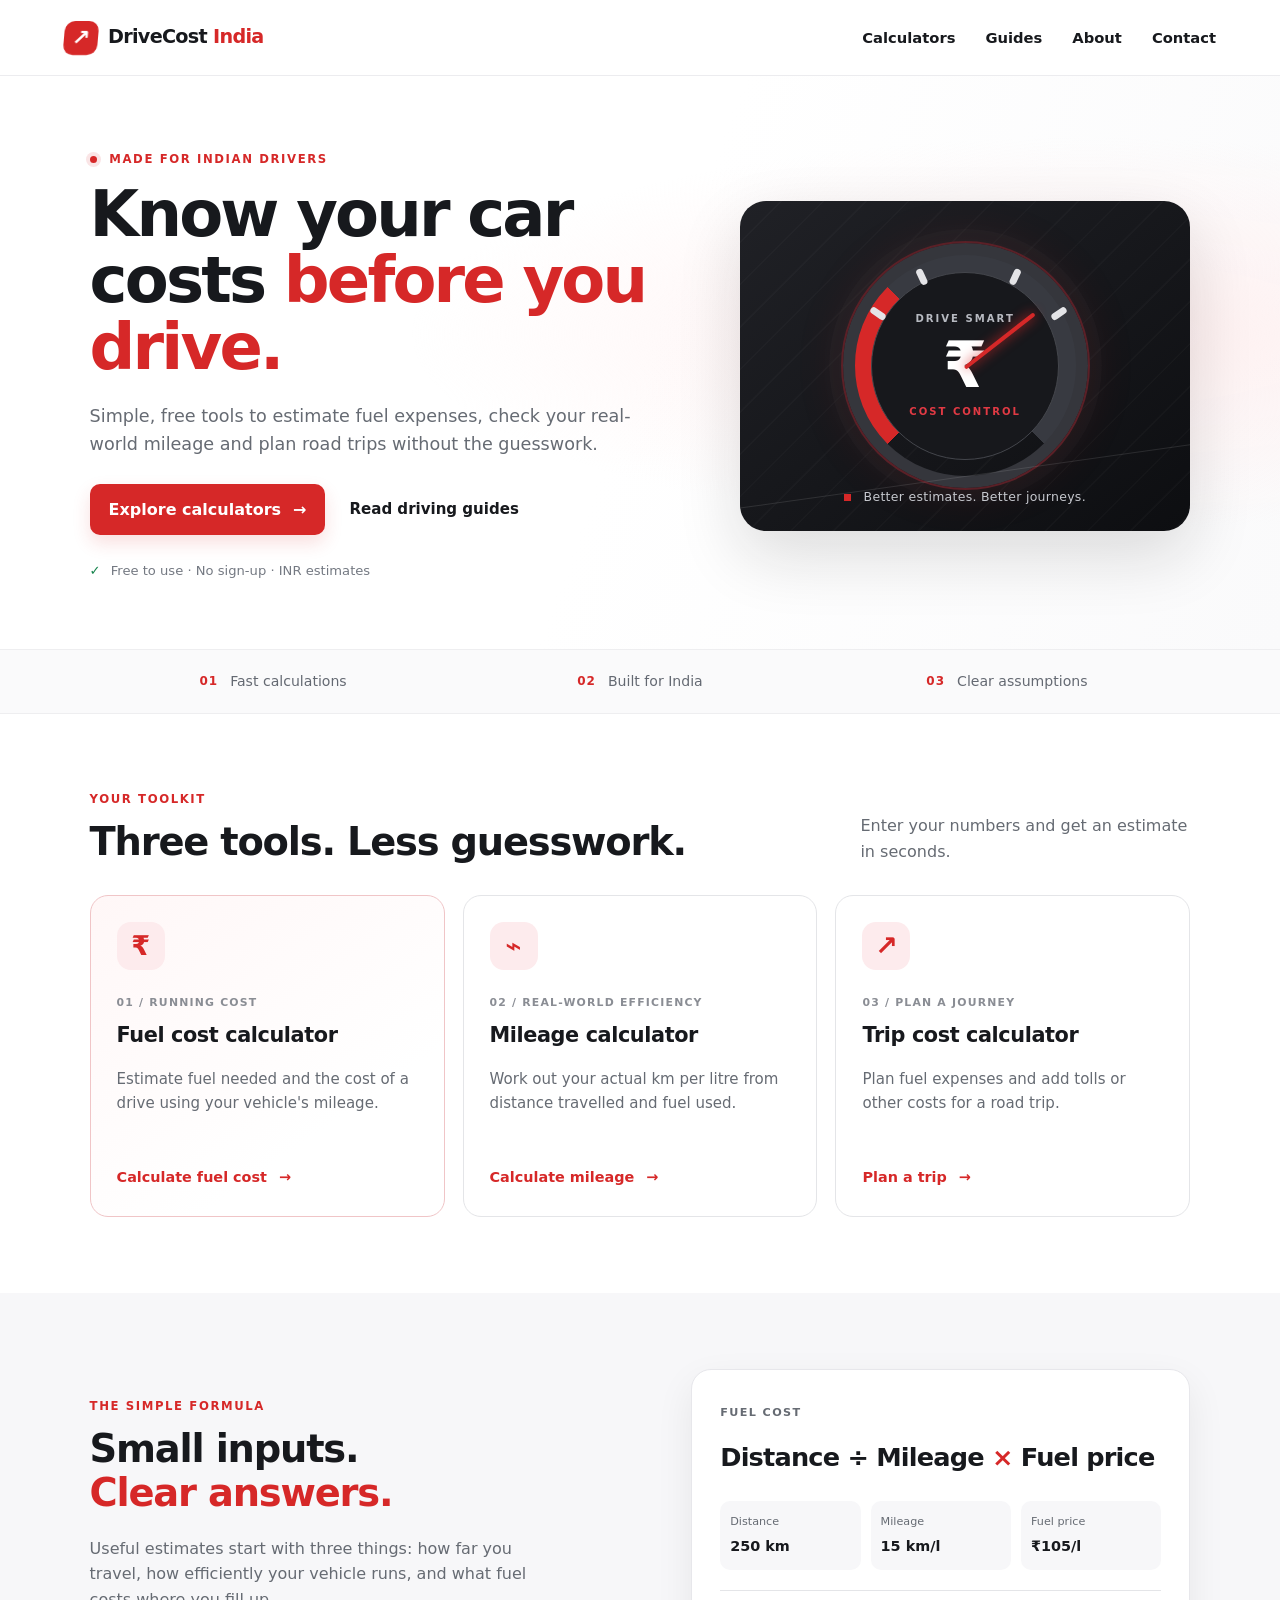
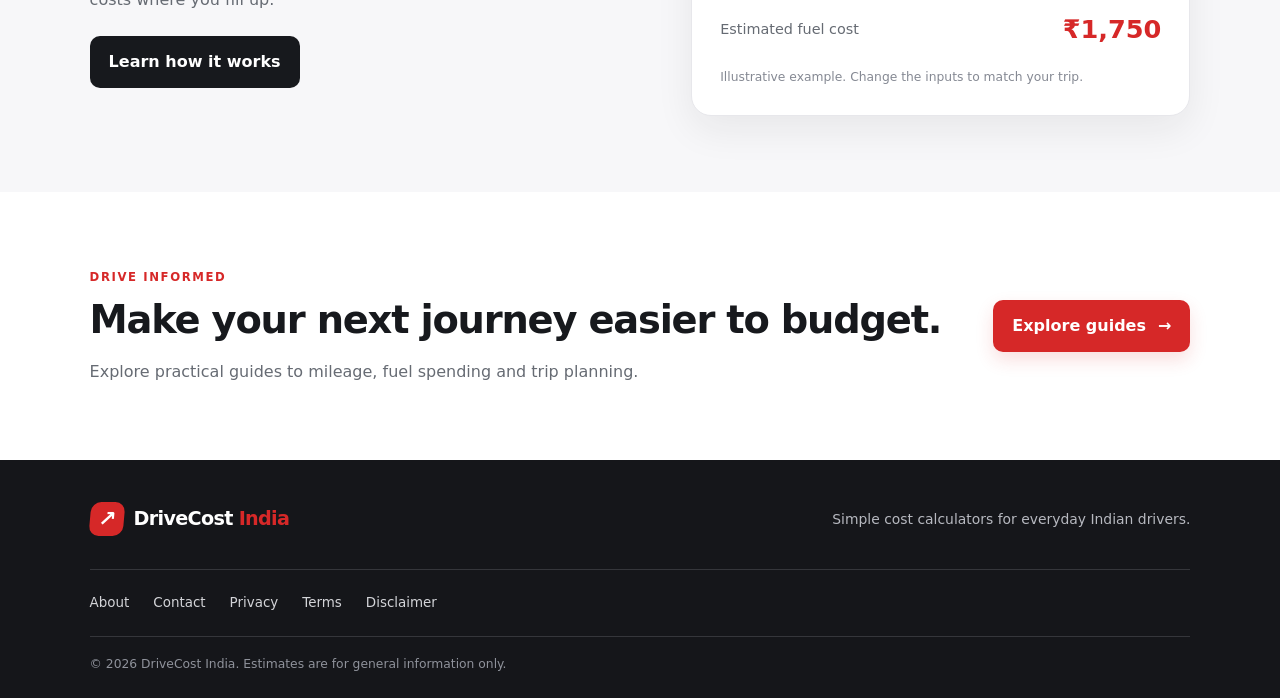
<file: index.html>
<!doctype html>
<html lang="en-IN">
<head>
  <meta charset="utf-8"><meta name="viewport" content="width=device-width, initial-scale=1">
  <title>DriveCost India — Free Fuel, Mileage & Trip Cost Calculators</title>
  <meta name="description" content="Free, simple calculators for Indian drivers. Estimate car fuel costs, calculate real-world mileage, and plan road-trip expenses in rupees.">
  <meta name="theme-color" content="#d62828">
  <link rel="canonical" href="https://madhan63.github.io/drivecost-india/">
  <link rel="stylesheet" href="styles.css">
  <meta name="google-site-verification" content="ekxXeoD-Cm_z7BJbPdO-BXTvJi6nJN8I4q0GROM8VW8" />
  <script async src="https://pagead2.googlesyndication.com/pagead/js/adsbygoogle.js?client=ca-pub-3991683654548484"
     crossorigin="anonymous"></script>
</head>
<body>
<header class="site-header">
  <a class="brand" href="index.html" aria-label="DriveCost India home"><span class="brand-icon">↗</span><span>DriveCost <b>India</b></span></a>
  <button class="menu-toggle" aria-label="Toggle navigation" aria-expanded="false">☰</button>
  <nav class="nav"><a href="#tools">Calculators</a><a href="guides.html">Guides</a><a href="about.html">About</a><a href="contact.html">Contact</a></nav>
</header>
<main>
  <section class="hero">
    <div class="hero-copy">
      <p class="eyebrow"><span class="dot"></span> MADE FOR INDIAN DRIVERS</p>
      <h1>Know your car costs <em>before you drive.</em></h1>
      <p class="hero-text">Simple, free tools to estimate fuel expenses, check your real-world mileage and plan road trips without the guesswork.</p>
      <div class="hero-actions"><a class="btn btn-primary" href="#tools">Explore calculators <span aria-hidden="true">→</span></a><a class="text-link" href="guides.html">Read driving guides</a></div>
      <div class="hero-note"><span class="check">✓</span> Free to use · No sign-up · INR estimates</div>
    </div>
    <div class="hero-visual" aria-label="Decorative automotive speedometer illustration">
      <div class="speed-ring"><div class="speed-inner"><span class="speed-label">DRIVE SMART</span><span class="speed-number">₹</span><span class="speed-caption">COST CONTROL</span></div><span class="tick t1"></span><span class="tick t2"></span><span class="tick t3"></span><span class="tick t4"></span><span class="needle"></span></div>
      <div class="road-line"></div><div class="visual-caption"><span class="red-square"></span> Better estimates. Better journeys.</div>
    </div>
  </section>
  <section class="trust-strip"><div><b>01</b><span>Fast calculations</span></div><div><b>02</b><span>Built for India</span></div><div><b>03</b><span>Clear assumptions</span></div></section>
  <section class="section" id="tools">
    <div class="section-heading"><div><p class="eyebrow">YOUR TOOLKIT</p><h2>Three tools. Less guesswork.</h2></div><p>Enter your numbers and get an estimate in seconds.</p></div>
    <div class="tool-grid">
      <article class="tool-card featured"><div class="tool-icon">₹</div><p class="card-kicker">01 / RUNNING COST</p><h3>Fuel cost calculator</h3><p>Estimate fuel needed and the cost of a drive using your vehicle's mileage.</p><a class="card-link" href="fuel-cost.html">Calculate fuel cost <span>→</span></a></article>
      <article class="tool-card"><div class="tool-icon">⌁</div><p class="card-kicker">02 / REAL-WORLD EFFICIENCY</p><h3>Mileage calculator</h3><p>Work out your actual km per litre from distance travelled and fuel used.</p><a class="card-link" href="mileage.html">Calculate mileage <span>→</span></a></article>
      <article class="tool-card"><div class="tool-icon">↗</div><p class="card-kicker">03 / PLAN A JOURNEY</p><h3>Trip cost calculator</h3><p>Plan fuel expenses and add tolls or other costs for a road trip.</p><a class="card-link" href="trip-cost.html">Plan a trip <span>→</span></a></article>
    </div>
  </section>
  <section class="section split-section"><div><p class="eyebrow">THE SIMPLE FORMULA</p><h2>Small inputs.<br><em>Clear answers.</em></h2><p>Useful estimates start with three things: how far you travel, how efficiently your vehicle runs, and what fuel costs where you fill up.</p><a class="btn btn-dark" href="guides.html">Learn how it works</a></div><div class="formula-card"><span class="formula-label">FUEL COST</span><div class="formula">Distance ÷ Mileage <span>×</span> Fuel price</div><div class="formula-example"><div><small>Distance</small><b>250 km</b></div><div><small>Mileage</small><b>15 km/l</b></div><div><small>Fuel price</small><b>₹105/l</b></div></div><div class="formula-result"><span>Estimated fuel cost</span><strong>₹1,750</strong></div><p class="fine-print">Illustrative example. Change the inputs to match your trip.</p></div></section>
  <section class="section guide-callout"><div><p class="eyebrow">DRIVE INFORMED</p><h2>Make your next journey easier to budget.</h2><p>Explore practical guides to mileage, fuel spending and trip planning.</p></div><a class="btn btn-primary" href="guides.html">Explore guides <span>→</span></a></section>
</main>
<footer class="site-footer"><div class="footer-top"><a class="brand brand-footer" href="index.html"><span class="brand-icon">↗</span><span>DriveCost <b>India</b></span></a><p>Simple cost calculators for everyday Indian drivers.</p></div><div class="footer-links"><a href="about.html">About</a><a href="contact.html">Contact</a><a href="privacy.html">Privacy</a><a href="terms.html">Terms</a><a href="disclaimer.html">Disclaimer</a></div><p class="copyright">© <span data-year></span> DriveCost India. Estimates are for general information only.</p></footer>
<script src="script.js"></script>
</body></html>
</file>
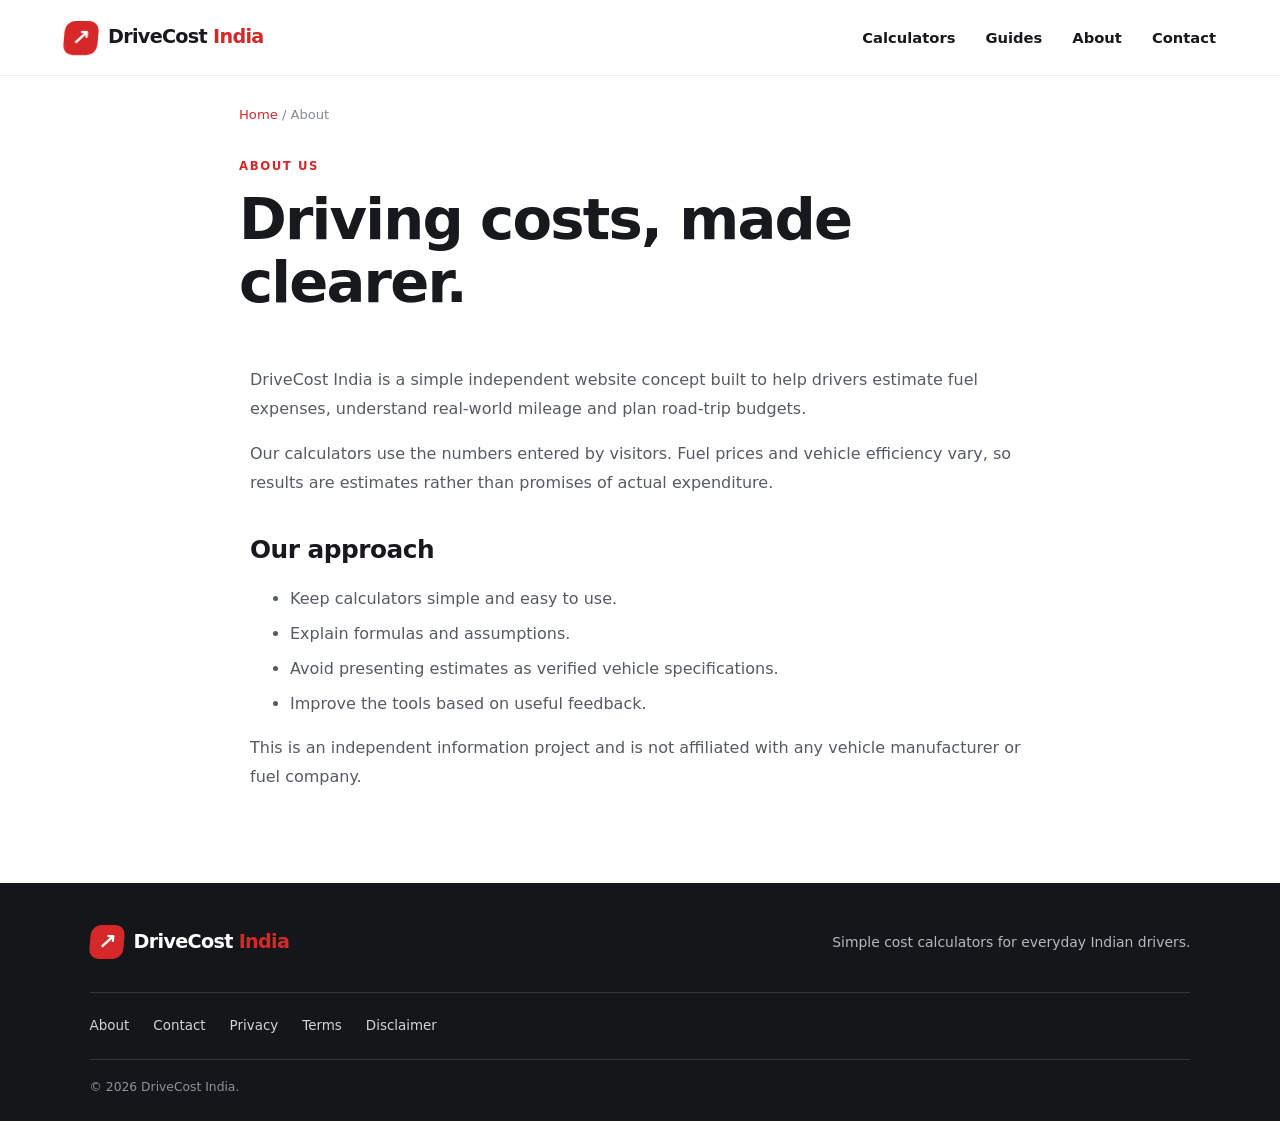
<file: about.html>
<!doctype html><html lang="en-IN"><head><meta charset="utf-8"><meta name="viewport" content="width=device-width, initial-scale=1"><title>About DriveCost India</title><meta name="description" content="Learn about DriveCost India and our goal of making everyday driving cost estimates easier to understand."><link rel="stylesheet" href="styles.css"></head><body><header class="site-header"><a class="brand" href="index.html"><span class="brand-icon">↗</span><span>DriveCost <b>India</b></span></a><button class="menu-toggle" aria-label="Toggle navigation" aria-expanded="false">☰</button><nav class="nav"><a href="index.html#tools">Calculators</a><a href="guides.html">Guides</a><a href="about.html">About</a><a href="contact.html">Contact</a></nav></header><main class="page-main narrow"><div class="breadcrumbs"><a href="index.html">Home</a> / About</div><div class="page-title"><p class="eyebrow">ABOUT US</p><h1>Driving costs, made clearer.</h1></div><section class="content-prose"><p>DriveCost India is a simple independent website concept built to help drivers estimate fuel expenses, understand real-world mileage and plan road-trip budgets.</p><p>Our calculators use the numbers entered by visitors. Fuel prices and vehicle efficiency vary, so results are estimates rather than promises of actual expenditure.</p><h2>Our approach</h2><ul><li>Keep calculators simple and easy to use.</li><li>Explain formulas and assumptions.</li><li>Avoid presenting estimates as verified vehicle specifications.</li><li>Improve the tools based on useful feedback.</li></ul><p>This is an independent information project and is not affiliated with any vehicle manufacturer or fuel company.</p></section></main><footer class="site-footer"><div class="footer-top"><a class="brand brand-footer" href="index.html"><span class="brand-icon">↗</span><span>DriveCost <b>India</b></span></a><p>Simple cost calculators for everyday Indian drivers.</p></div><div class="footer-links"><a href="about.html">About</a><a href="contact.html">Contact</a><a href="privacy.html">Privacy</a><a href="terms.html">Terms</a><a href="disclaimer.html">Disclaimer</a></div><p class="copyright">© <span data-year></span> DriveCost India.</p></footer><script src="script.js"></script></body></html>
</file>
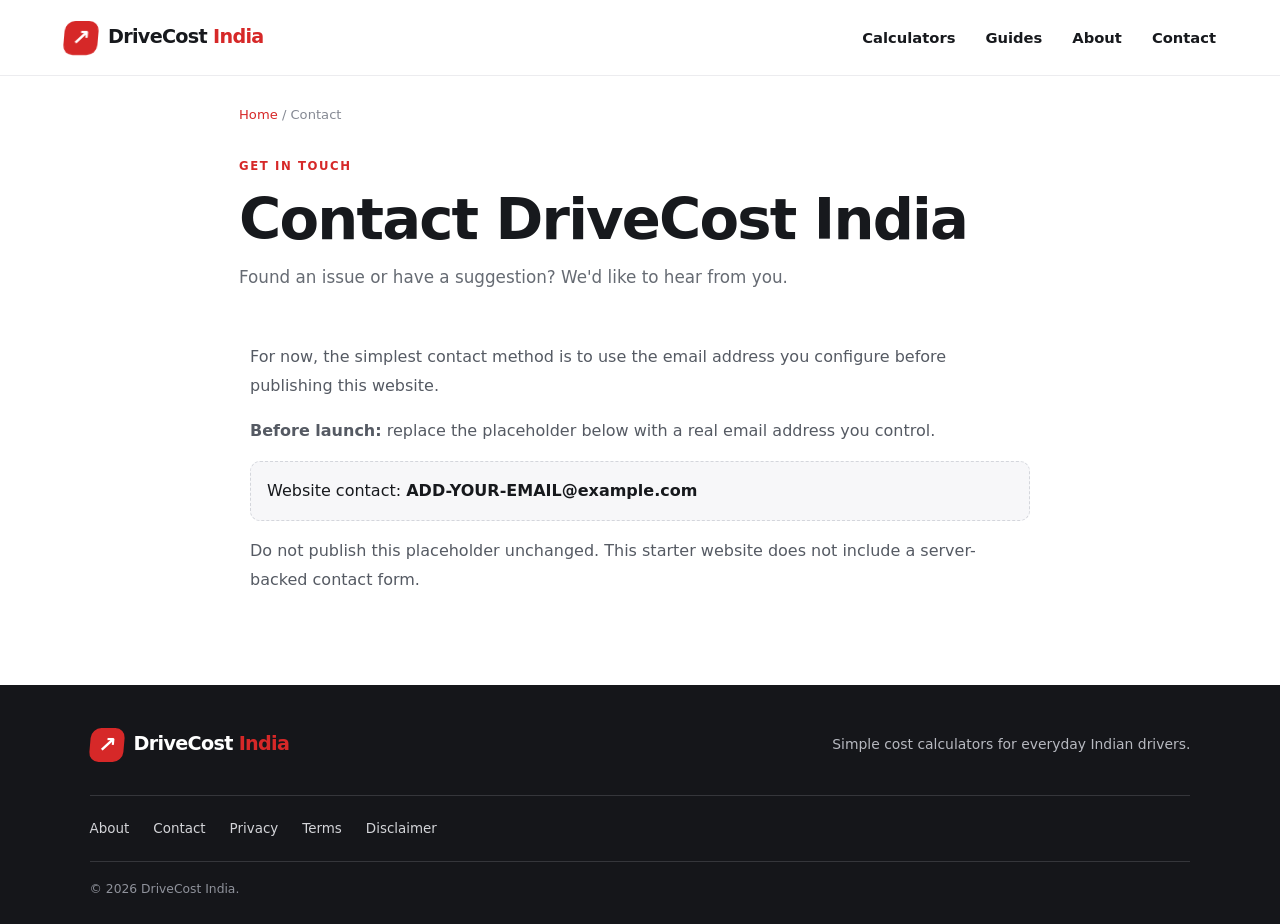
<file: contact.html>
<!doctype html><html lang="en-IN"><head><meta charset="utf-8"><meta name="viewport" content="width=device-width, initial-scale=1"><title>Contact DriveCost India</title><meta name="description" content="Contact DriveCost India to report a calculator issue or suggest an improvement."><link rel="stylesheet" href="styles.css"></head><body><header class="site-header"><a class="brand" href="index.html"><span class="brand-icon">↗</span><span>DriveCost <b>India</b></span></a><button class="menu-toggle" aria-label="Toggle navigation" aria-expanded="false">☰</button><nav class="nav"><a href="index.html#tools">Calculators</a><a href="guides.html">Guides</a><a href="about.html">About</a><a href="contact.html">Contact</a></nav></header><main class="page-main narrow"><div class="breadcrumbs"><a href="index.html">Home</a> / Contact</div><div class="page-title"><p class="eyebrow">GET IN TOUCH</p><h1>Contact DriveCost India</h1><p>Found an issue or have a suggestion? We'd like to hear from you.</p></div><section class="content-prose"><p>For now, the simplest contact method is to use the email address you configure before publishing this website.</p><p><b>Before launch:</b> replace the placeholder below with a real email address you control.</p><div class="contact-placeholder">Website contact: <strong>ADD-YOUR-EMAIL@example.com</strong></div><p>Do not publish this placeholder unchanged. This starter website does not include a server-backed contact form.</p></section></main><footer class="site-footer"><div class="footer-top"><a class="brand brand-footer" href="index.html"><span class="brand-icon">↗</span><span>DriveCost <b>India</b></span></a><p>Simple cost calculators for everyday Indian drivers.</p></div><div class="footer-links"><a href="about.html">About</a><a href="contact.html">Contact</a><a href="privacy.html">Privacy</a><a href="terms.html">Terms</a><a href="disclaimer.html">Disclaimer</a></div><p class="copyright">© <span data-year></span> DriveCost India.</p></footer><script src="script.js"></script></body></html>
</file>
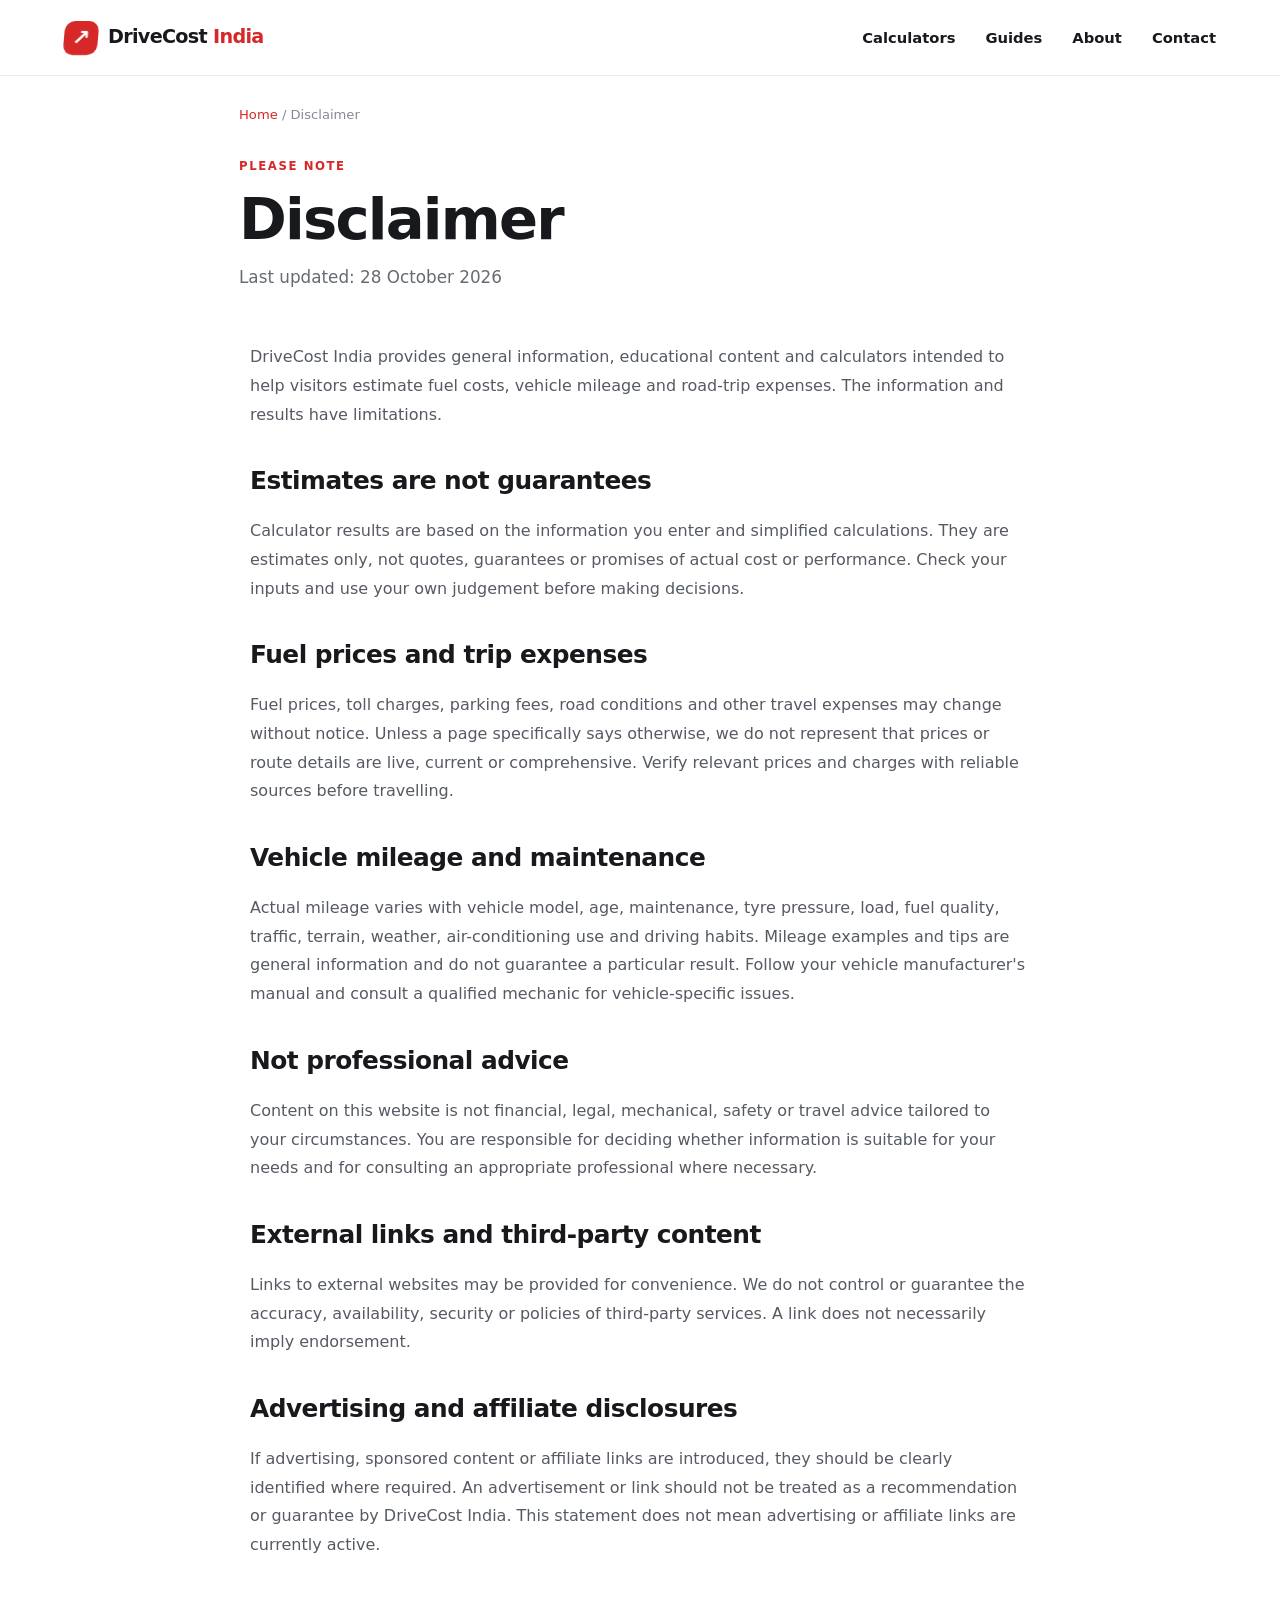
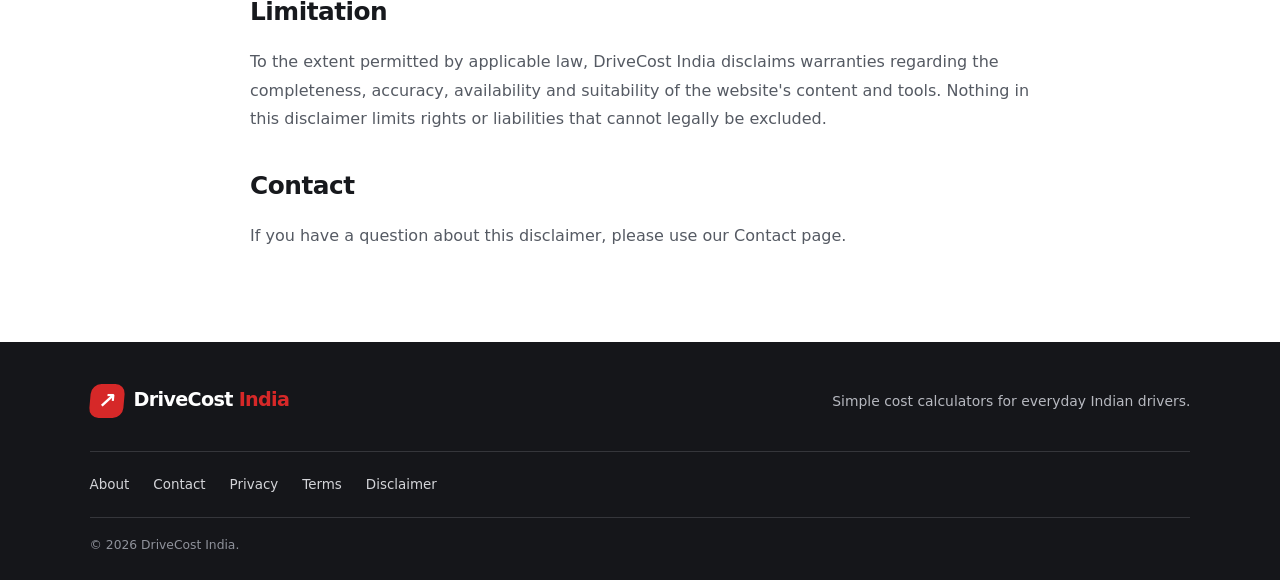
<file: disclaimer.html>
<!doctype html>
<html lang="en-IN"><head><meta charset="utf-8"><meta name="viewport" content="width=device-width, initial-scale=1"><title>Disclaimer | DriveCost India</title><meta name="description" content="Understand the limitations of DriveCost India's fuel cost, mileage and road-trip estimates."><link rel="canonical" href="https://madhan63.github.io/drivecost-india/disclaimer.html"><link rel="stylesheet" href="styles.css"></head>
<body><header class="site-header"><a class="brand" href="index.html"><span class="brand-icon">↗</span><span>DriveCost <b>India</b></span></a><button class="menu-toggle" aria-label="Toggle navigation" aria-expanded="false">☰</button><nav class="nav"><a href="index.html#tools">Calculators</a><a href="guides.html">Guides</a><a href="about.html">About</a><a href="contact.html">Contact</a></nav></header>
<main class="page-main narrow"><div class="breadcrumbs"><a href="index.html">Home</a> / Disclaimer</div><div class="page-title"><p class="eyebrow">PLEASE NOTE</p><h1>Disclaimer</h1><p>Last updated: 28 October 2026</p></div><section class="content-prose">
<p>DriveCost India provides general information, educational content and calculators intended to help visitors estimate fuel costs, vehicle mileage and road-trip expenses. The information and results have limitations.</p>
<h2>Estimates are not guarantees</h2><p>Calculator results are based on the information you enter and simplified calculations. They are estimates only, not quotes, guarantees or promises of actual cost or performance. Check your inputs and use your own judgement before making decisions.</p>
<h2>Fuel prices and trip expenses</h2><p>Fuel prices, toll charges, parking fees, road conditions and other travel expenses may change without notice. Unless a page specifically says otherwise, we do not represent that prices or route details are live, current or comprehensive. Verify relevant prices and charges with reliable sources before travelling.</p>
<h2>Vehicle mileage and maintenance</h2><p>Actual mileage varies with vehicle model, age, maintenance, tyre pressure, load, fuel quality, traffic, terrain, weather, air-conditioning use and driving habits. Mileage examples and tips are general information and do not guarantee a particular result. Follow your vehicle manufacturer's manual and consult a qualified mechanic for vehicle-specific issues.</p>
<h2>Not professional advice</h2><p>Content on this website is not financial, legal, mechanical, safety or travel advice tailored to your circumstances. You are responsible for deciding whether information is suitable for your needs and for consulting an appropriate professional where necessary.</p>
<h2>External links and third-party content</h2><p>Links to external websites may be provided for convenience. We do not control or guarantee the accuracy, availability, security or policies of third-party services. A link does not necessarily imply endorsement.</p>
<h2>Advertising and affiliate disclosures</h2><p>If advertising, sponsored content or affiliate links are introduced, they should be clearly identified where required. An advertisement or link should not be treated as a recommendation or guarantee by DriveCost India. This statement does not mean advertising or affiliate links are currently active.</p>
<h2>Limitation</h2><p>To the extent permitted by applicable law, DriveCost India disclaims warranties regarding the completeness, accuracy, availability and suitability of the website's content and tools. Nothing in this disclaimer limits rights or liabilities that cannot legally be excluded.</p>
<h2>Contact</h2><p>If you have a question about this disclaimer, please use our <a href="contact.html">Contact page</a>.</p>
</section></main>
<footer class="site-footer"><div class="footer-top"><a class="brand brand-footer" href="index.html"><span class="brand-icon">↗</span><span>DriveCost <b>India</b></span></a><p>Simple cost calculators for everyday Indian drivers.</p></div><div class="footer-links"><a href="about.html">About</a><a href="contact.html">Contact</a><a href="privacy.html">Privacy</a><a href="terms.html">Terms</a><a href="disclaimer.html">Disclaimer</a></div><p class="copyright">© <span data-year></span> DriveCost India.</p></footer><script src="script.js"></script></body></html>
</file>
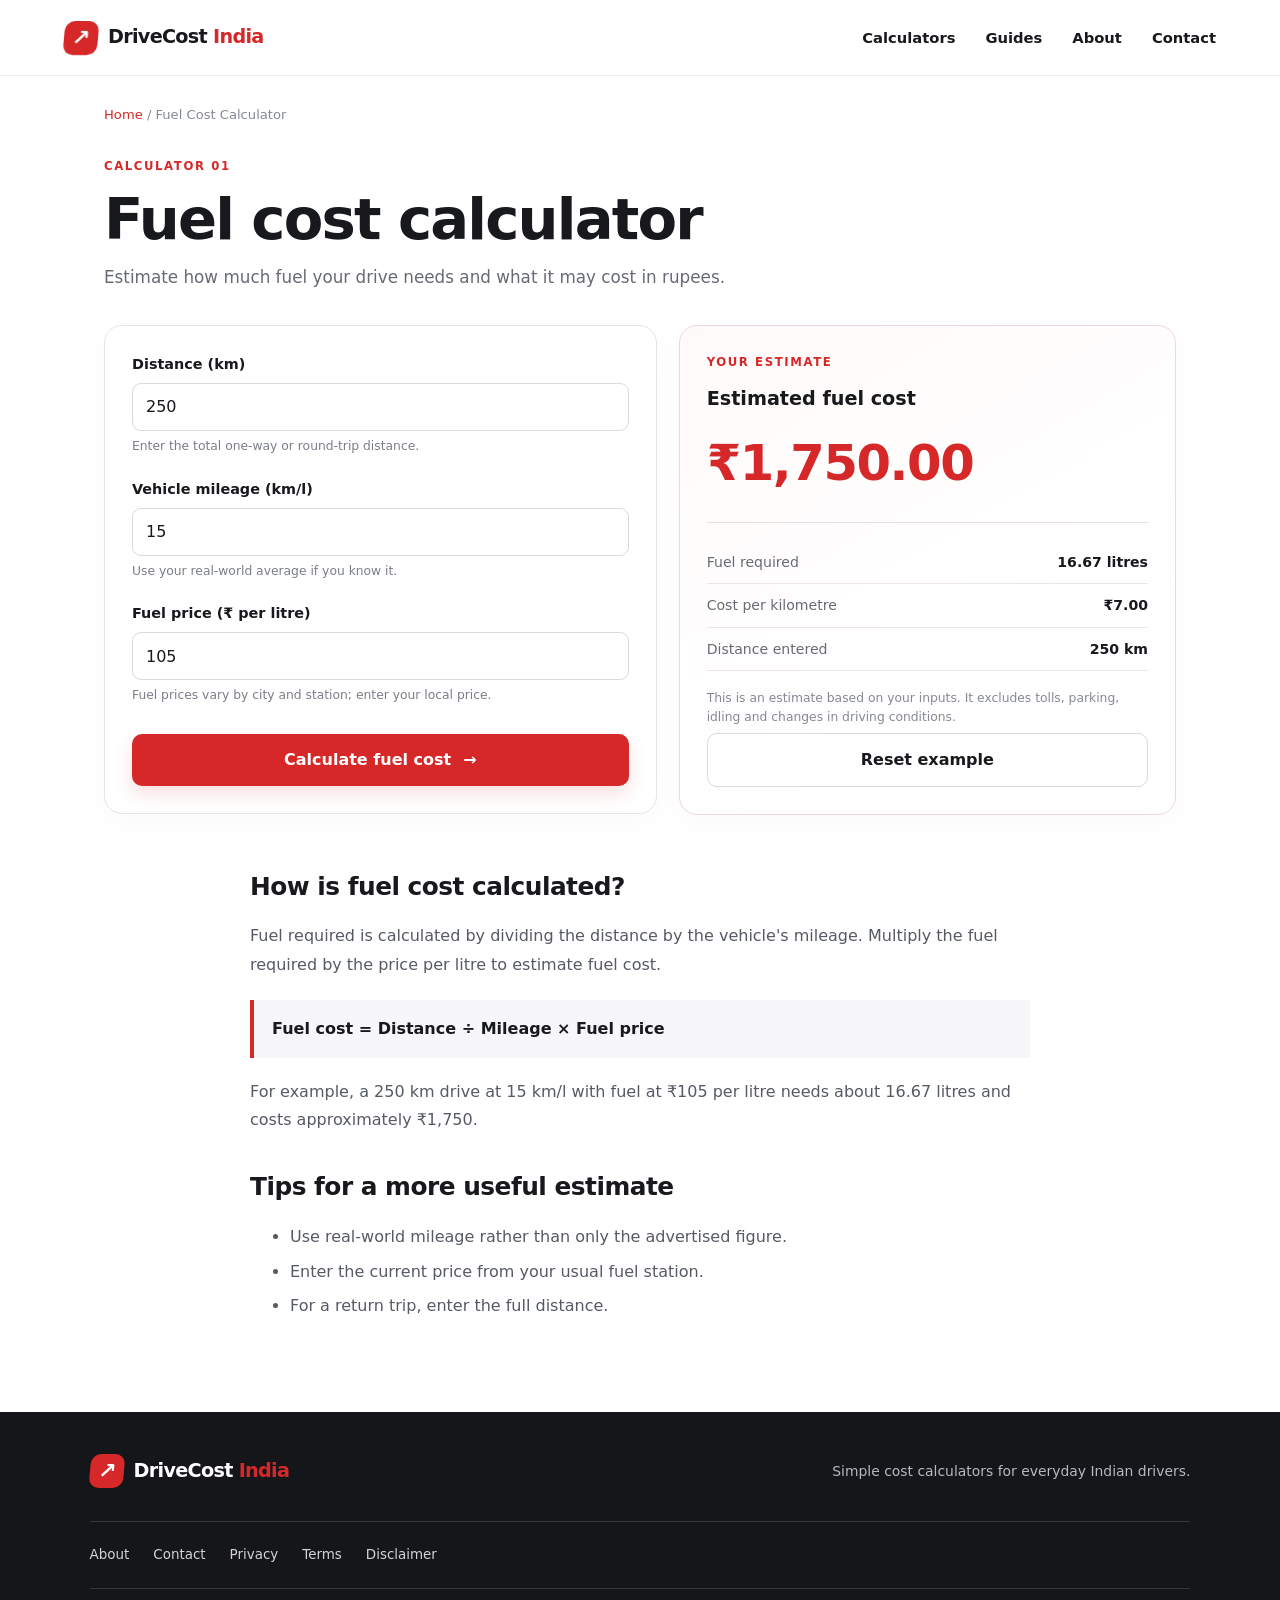
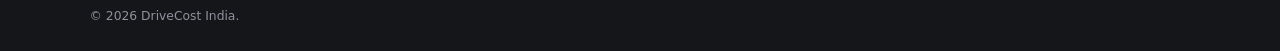
<file: fuel-cost.html>
<!doctype html>
<html lang="en-IN"><head><meta charset="utf-8"><meta name="viewport" content="width=device-width, initial-scale=1"><title>Fuel Cost Calculator India | DriveCost India</title><meta name="description" content="Estimate fuel needed and trip cost using distance, mileage and fuel price. Free fuel cost calculator for Indian drivers."><link rel="stylesheet" href="styles.css"></head>
<body><header class="site-header"><a class="brand" href="index.html"><span class="brand-icon">↗</span><span>DriveCost <b>India</b></span></a><button class="menu-toggle" aria-label="Toggle navigation" aria-expanded="false">☰</button><nav class="nav"><a href="index.html#tools">Calculators</a><a href="guides.html">Guides</a><a href="about.html">About</a><a href="contact.html">Contact</a></nav></header>
<main class="page-main"><div class="breadcrumbs"><a href="index.html">Home</a> / Fuel Cost Calculator</div><div class="page-title"><p class="eyebrow">CALCULATOR 01</p><h1>Fuel cost calculator</h1><p>Estimate how much fuel your drive needs and what it may cost in rupees.</p></div>
<div class="calculator-layout"><form class="calc-card" id="fuel-form"><div class="field"><label for="distance">Distance (km)</label><input id="distance" type="number" min="0" step="any" value="250" required><small>Enter the total one-way or round-trip distance.</small></div><div class="field"><label for="mileage">Vehicle mileage (km/l)</label><input id="mileage" type="number" min="0.1" step="any" value="15" required><small>Use your real-world average if you know it.</small></div><div class="field"><label for="fuel-price">Fuel price (₹ per litre)</label><input id="fuel-price" type="number" min="0" step="any" value="105" required><small>Fuel prices vary by city and station; enter your local price.</small></div><button class="btn btn-primary btn-wide" type="submit">Calculate fuel cost <span>→</span></button><p class="error" id="fuel-error" role="alert" hidden></p></form>
<section class="result-card" aria-live="polite"><p class="eyebrow">YOUR ESTIMATE</p><h2>Estimated fuel cost</h2><div class="big-result" id="fuel-total">₹1,750.00</div><div class="result-divider"></div><div class="result-row"><span>Fuel required</span><b id="fuel-litres">16.67 litres</b></div><div class="result-row"><span>Cost per kilometre</span><b id="fuel-per-km">₹7.00</b></div><div class="result-row"><span>Distance entered</span><b id="fuel-distance">250 km</b></div><p class="fine-print">This is an estimate based on your inputs. It excludes tolls, parking, idling and changes in driving conditions.</p><button class="btn btn-outline btn-wide" id="fuel-reset" type="button">Reset example</button></section></div>
<section class="content-prose"><h2>How is fuel cost calculated?</h2><p>Fuel required is calculated by dividing the distance by the vehicle's mileage. Multiply the fuel required by the price per litre to estimate fuel cost.</p><div class="formula-inline">Fuel cost = Distance ÷ Mileage × Fuel price</div><p>For example, a 250 km drive at 15 km/l with fuel at ₹105 per litre needs about 16.67 litres and costs approximately ₹1,750.</p><h2>Tips for a more useful estimate</h2><ul><li>Use real-world mileage rather than only the advertised figure.</li><li>Enter the current price from your usual fuel station.</li><li>For a return trip, enter the full distance.</li></ul></section></main>
<footer class="site-footer"><div class="footer-top"><a class="brand brand-footer" href="index.html"><span class="brand-icon">↗</span><span>DriveCost <b>India</b></span></a><p>Simple cost calculators for everyday Indian drivers.</p></div><div class="footer-links"><a href="about.html">About</a><a href="contact.html">Contact</a><a href="privacy.html">Privacy</a><a href="terms.html">Terms</a><a href="disclaimer.html">Disclaimer</a></div><p class="copyright">© <span data-year></span> DriveCost India.</p></footer><script src="script.js"></script><script src="calculators.js"></script></body></html>
</file>
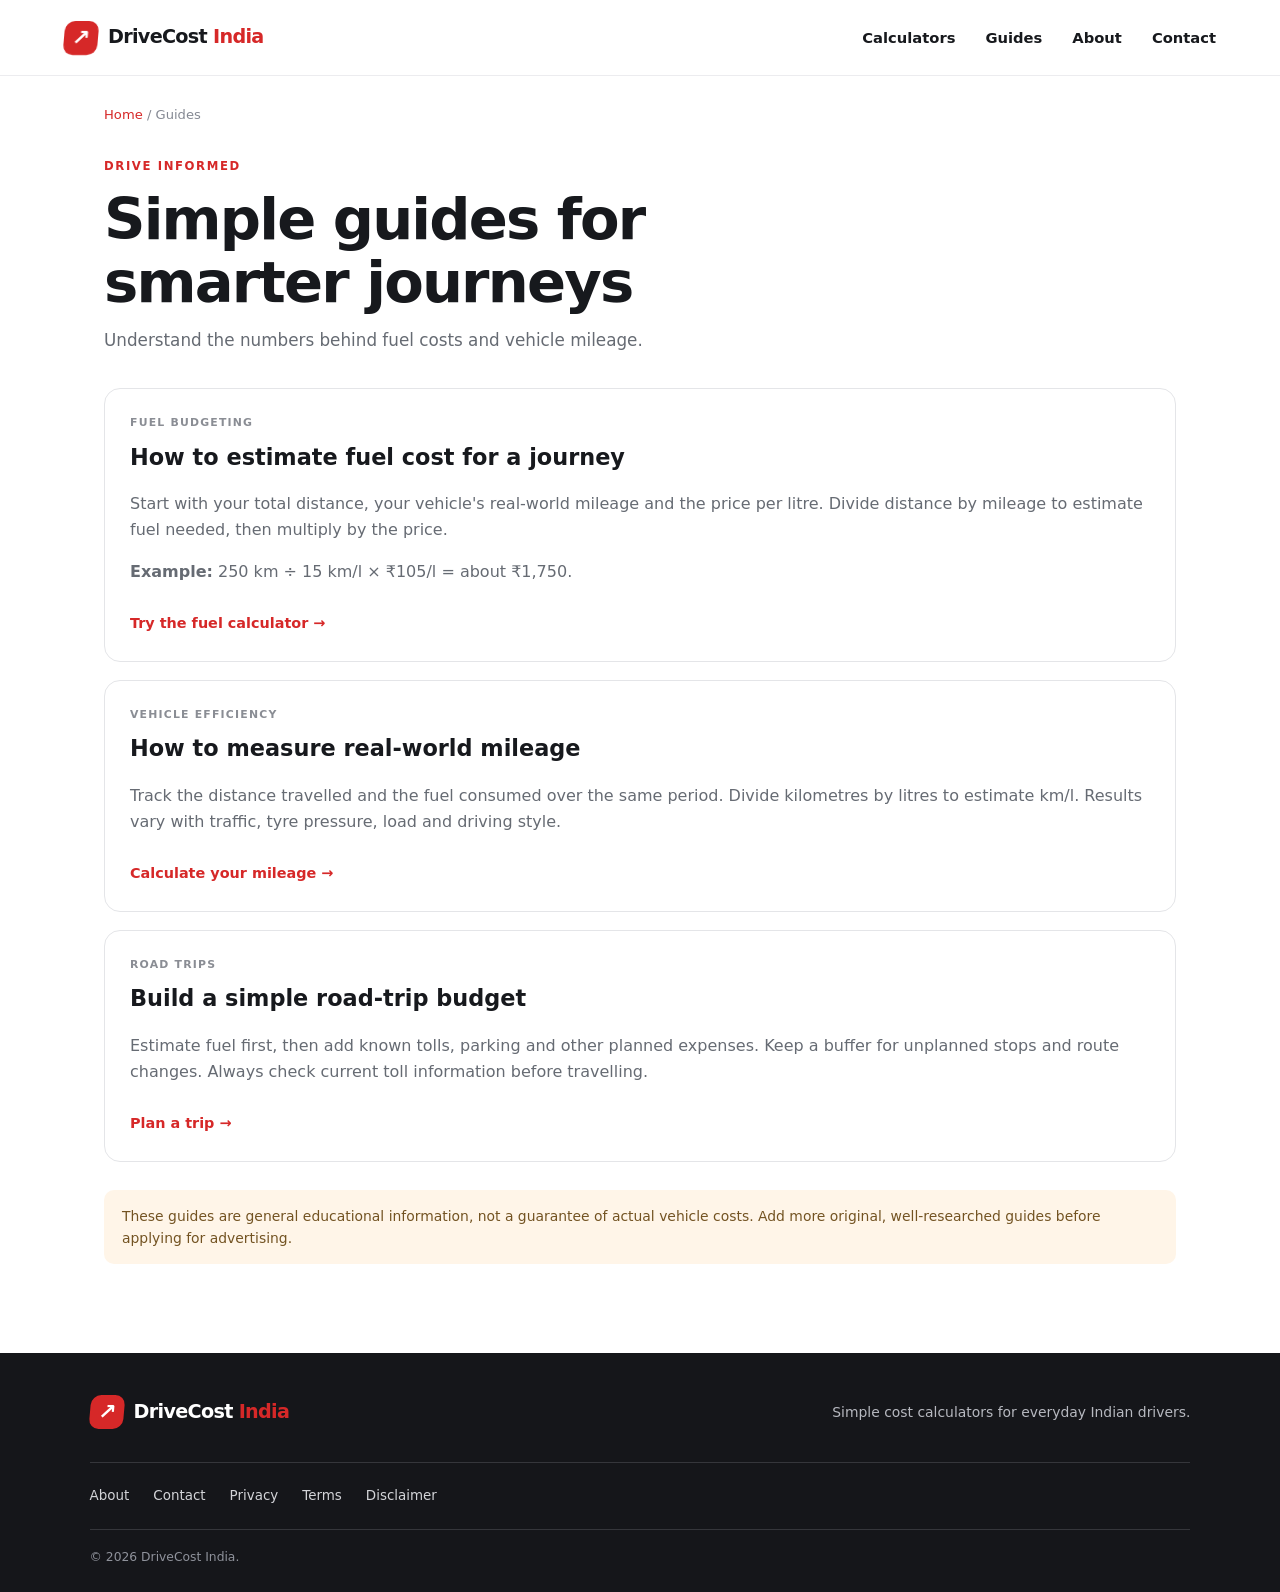
<file: guides.html>
<!doctype html><html lang="en-IN"><head><meta charset="utf-8"><meta name="viewport" content="width=device-width, initial-scale=1"><title>Car Fuel and Mileage Guides | DriveCost India</title><meta name="description" content="Practical guides to car mileage, fuel budgeting and road-trip cost planning for Indian drivers."><link rel="stylesheet" href="styles.css"></head><body><header class="site-header"><a class="brand" href="index.html"><span class="brand-icon">↗</span><span>DriveCost <b>India</b></span></a><button class="menu-toggle" aria-label="Toggle navigation" aria-expanded="false">☰</button><nav class="nav"><a href="index.html#tools">Calculators</a><a href="guides.html">Guides</a><a href="about.html">About</a><a href="contact.html">Contact</a></nav></header><main class="page-main"><div class="breadcrumbs"><a href="index.html">Home</a> / Guides</div><div class="page-title"><p class="eyebrow">DRIVE INFORMED</p><h1>Simple guides for smarter journeys</h1><p>Understand the numbers behind fuel costs and vehicle mileage.</p></div><div class="article-list"><article class="article-card"><p class="card-kicker">FUEL BUDGETING</p><h2>How to estimate fuel cost for a journey</h2><p>Start with your total distance, your vehicle's real-world mileage and the price per litre. Divide distance by mileage to estimate fuel needed, then multiply by the price.</p><p><b>Example:</b> 250 km ÷ 15 km/l × ₹105/l = about ₹1,750.</p><a class="card-link" href="fuel-cost.html">Try the fuel calculator →</a></article><article class="article-card"><p class="card-kicker">VEHICLE EFFICIENCY</p><h2>How to measure real-world mileage</h2><p>Track the distance travelled and the fuel consumed over the same period. Divide kilometres by litres to estimate km/l. Results vary with traffic, tyre pressure, load and driving style.</p><a class="card-link" href="mileage.html">Calculate your mileage →</a></article><article class="article-card"><p class="card-kicker">ROAD TRIPS</p><h2>Build a simple road-trip budget</h2><p>Estimate fuel first, then add known tolls, parking and other planned expenses. Keep a buffer for unplanned stops and route changes. Always check current toll information before travelling.</p><a class="card-link" href="trip-cost.html">Plan a trip →</a></article></div><p class="notice">These guides are general educational information, not a guarantee of actual vehicle costs. Add more original, well-researched guides before applying for advertising.</p></main><footer class="site-footer"><div class="footer-top"><a class="brand brand-footer" href="index.html"><span class="brand-icon">↗</span><span>DriveCost <b>India</b></span></a><p>Simple cost calculators for everyday Indian drivers.</p></div><div class="footer-links"><a href="about.html">About</a><a href="contact.html">Contact</a><a href="privacy.html">Privacy</a><a href="terms.html">Terms</a><a href="disclaimer.html">Disclaimer</a></div><p class="copyright">© <span data-year></span> DriveCost India.</p></footer><script src="script.js"></script></body></html>
</file>
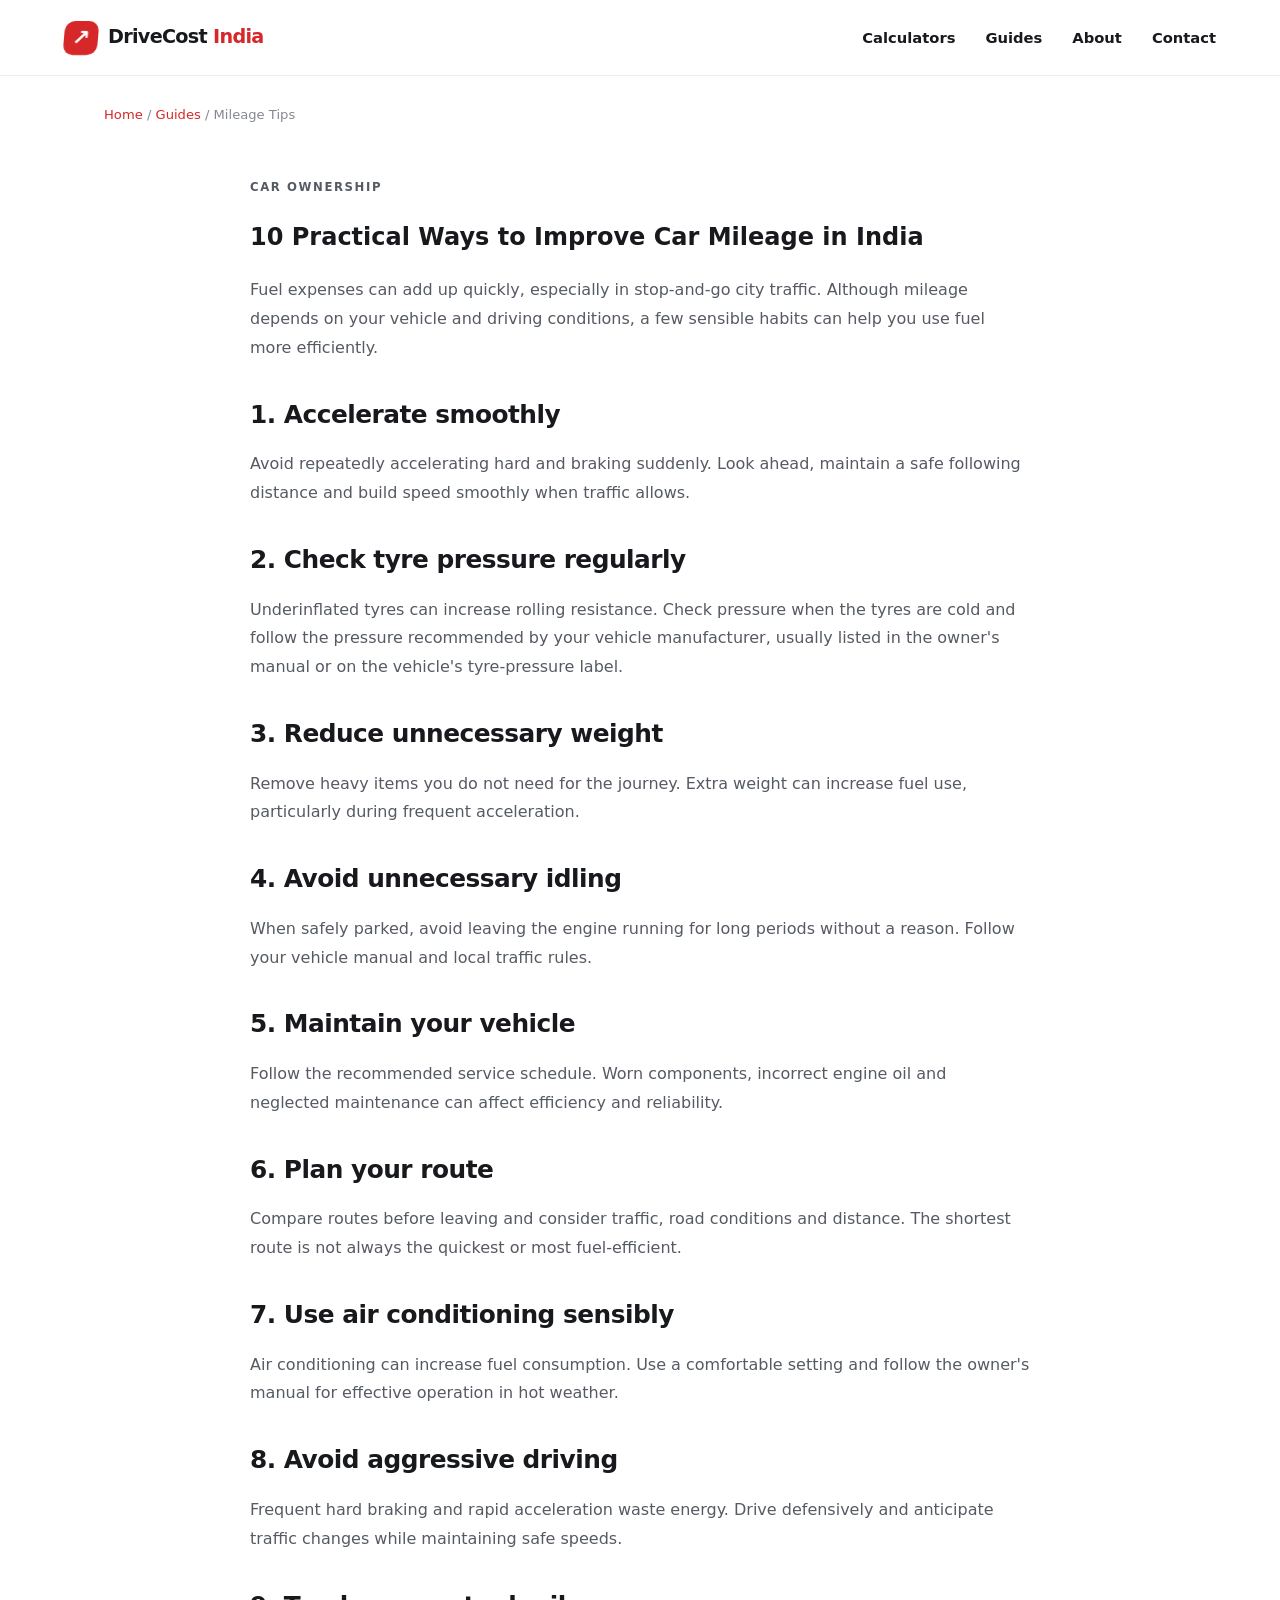
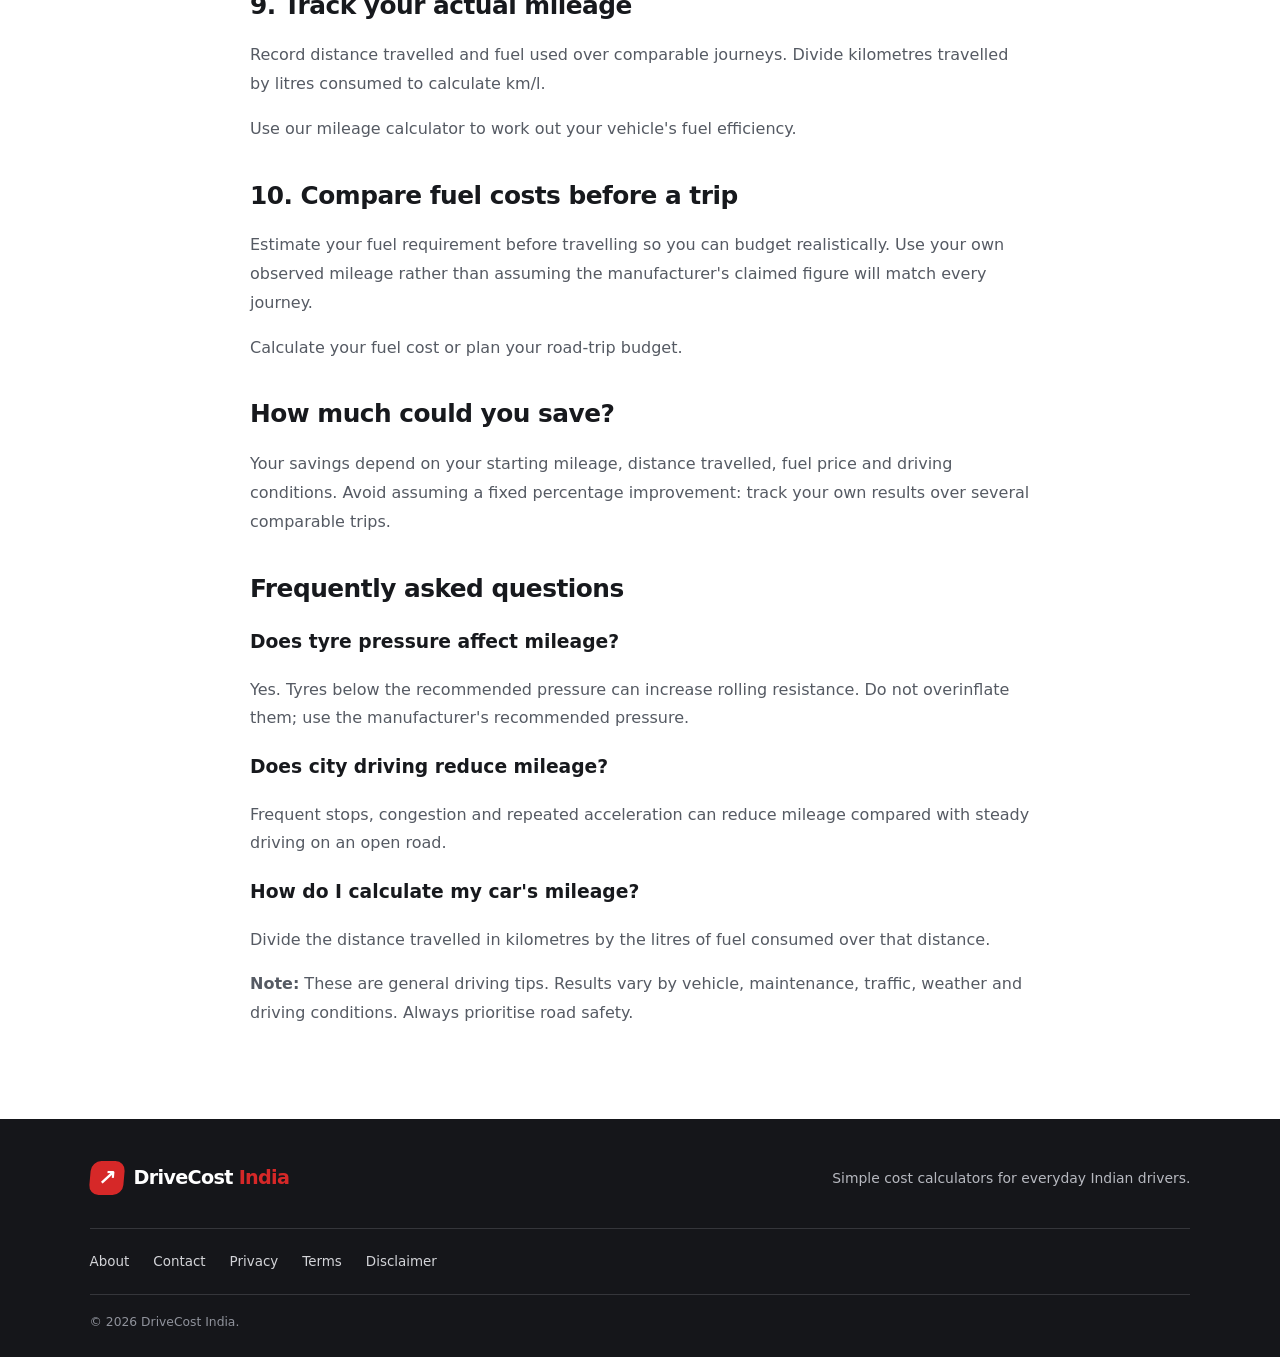
<file: mileage-tips.html>
<!doctype html>
<html lang="en-IN">
<head>
  <meta charset="utf-8">
  <meta name="viewport" content="width=device-width, initial-scale=1">
  <title>10 Practical Ways to Improve Car Mileage in India | DriveCost India</title>
  <meta name="description" content="Learn practical ways to improve car mileage in India, from smooth driving and tyre pressure checks to reducing unnecessary weight.">
  <link rel="canonical" href="https://madhan63.github.io/drivecost-india/mileage-tips.html">
  <link rel="stylesheet" href="styles.css">
</head>
<body>
<header class="site-header">
  <a class="brand" href="index.html"><span class="brand-icon">↗</span><span>DriveCost <b>India</b></span></a>
  <button class="menu-toggle" aria-label="Toggle navigation" aria-expanded="false">☰</button>
  <nav class="nav">
    <a href="index.html#tools">Calculators</a>
    <a href="guides.html">Guides</a>
    <a href="about.html">About</a>
    <a href="contact.html">Contact</a>
  </nav>
</header>
<main class="page-main">
  <div class="breadcrumbs"><a href="index.html">Home</a> / <a href="guides.html">Guides</a> / Mileage Tips</div>
  <article class="content-prose">
    <p class="eyebrow">CAR OWNERSHIP</p>
    <h1>10 Practical Ways to Improve Car Mileage in India</h1>
    <p>Fuel expenses can add up quickly, especially in stop-and-go city traffic. Although mileage depends on your vehicle and driving conditions, a few sensible habits can help you use fuel more efficiently.</p>

    <h2>1. Accelerate smoothly</h2>
    <p>Avoid repeatedly accelerating hard and braking suddenly. Look ahead, maintain a safe following distance and build speed smoothly when traffic allows.</p>

    <h2>2. Check tyre pressure regularly</h2>
    <p>Underinflated tyres can increase rolling resistance. Check pressure when the tyres are cold and follow the pressure recommended by your vehicle manufacturer, usually listed in the owner's manual or on the vehicle's tyre-pressure label.</p>

    <h2>3. Reduce unnecessary weight</h2>
    <p>Remove heavy items you do not need for the journey. Extra weight can increase fuel use, particularly during frequent acceleration.</p>

    <h2>4. Avoid unnecessary idling</h2>
    <p>When safely parked, avoid leaving the engine running for long periods without a reason. Follow your vehicle manual and local traffic rules.</p>

    <h2>5. Maintain your vehicle</h2>
    <p>Follow the recommended service schedule. Worn components, incorrect engine oil and neglected maintenance can affect efficiency and reliability.</p>

    <h2>6. Plan your route</h2>
    <p>Compare routes before leaving and consider traffic, road conditions and distance. The shortest route is not always the quickest or most fuel-efficient.</p>

    <h2>7. Use air conditioning sensibly</h2>
    <p>Air conditioning can increase fuel consumption. Use a comfortable setting and follow the owner's manual for effective operation in hot weather.</p>

    <h2>8. Avoid aggressive driving</h2>
    <p>Frequent hard braking and rapid acceleration waste energy. Drive defensively and anticipate traffic changes while maintaining safe speeds.</p>

    <h2>9. Track your actual mileage</h2>
    <p>Record distance travelled and fuel used over comparable journeys. Divide kilometres travelled by litres consumed to calculate km/l.</p>
    <p><a href="mileage.html">Use our mileage calculator</a> to work out your vehicle's fuel efficiency.</p>

    <h2>10. Compare fuel costs before a trip</h2>
    <p>Estimate your fuel requirement before travelling so you can budget realistically. Use your own observed mileage rather than assuming the manufacturer's claimed figure will match every journey.</p>
    <p><a href="fuel-cost.html">Calculate your fuel cost</a> or <a href="trip-cost.html">plan your road-trip budget</a>.</p>

    <h2>How much could you save?</h2>
    <p>Your savings depend on your starting mileage, distance travelled, fuel price and driving conditions. Avoid assuming a fixed percentage improvement: track your own results over several comparable trips.</p>

    <h2>Frequently asked questions</h2>
    <h3>Does tyre pressure affect mileage?</h3>
    <p>Yes. Tyres below the recommended pressure can increase rolling resistance. Do not overinflate them; use the manufacturer's recommended pressure.</p>

    <h3>Does city driving reduce mileage?</h3>
    <p>Frequent stops, congestion and repeated acceleration can reduce mileage compared with steady driving on an open road.</p>

    <h3>How do I calculate my car's mileage?</h3>
    <p>Divide the distance travelled in kilometres by the litres of fuel consumed over that distance.</p>

    <p><strong>Note:</strong> These are general driving tips. Results vary by vehicle, maintenance, traffic, weather and driving conditions. Always prioritise road safety.</p>
  </article>
</main>
<footer class="site-footer">
  <div class="footer-top"><a class="brand brand-footer" href="index.html"><span class="brand-icon">↗</span><span>DriveCost <b>India</b></span></a><p>Simple cost calculators for everyday Indian drivers.</p></div>
  <div class="footer-links"><a href="about.html">About</a><a href="contact.html">Contact</a><a href="privacy.html">Privacy</a><a href="terms.html">Terms</a><a href="disclaimer.html">Disclaimer</a></div>
  <p class="copyright">© <span data-year></span> DriveCost India.</p>
</footer>
<script src="script.js"></script>
</body>
</html>
</file>
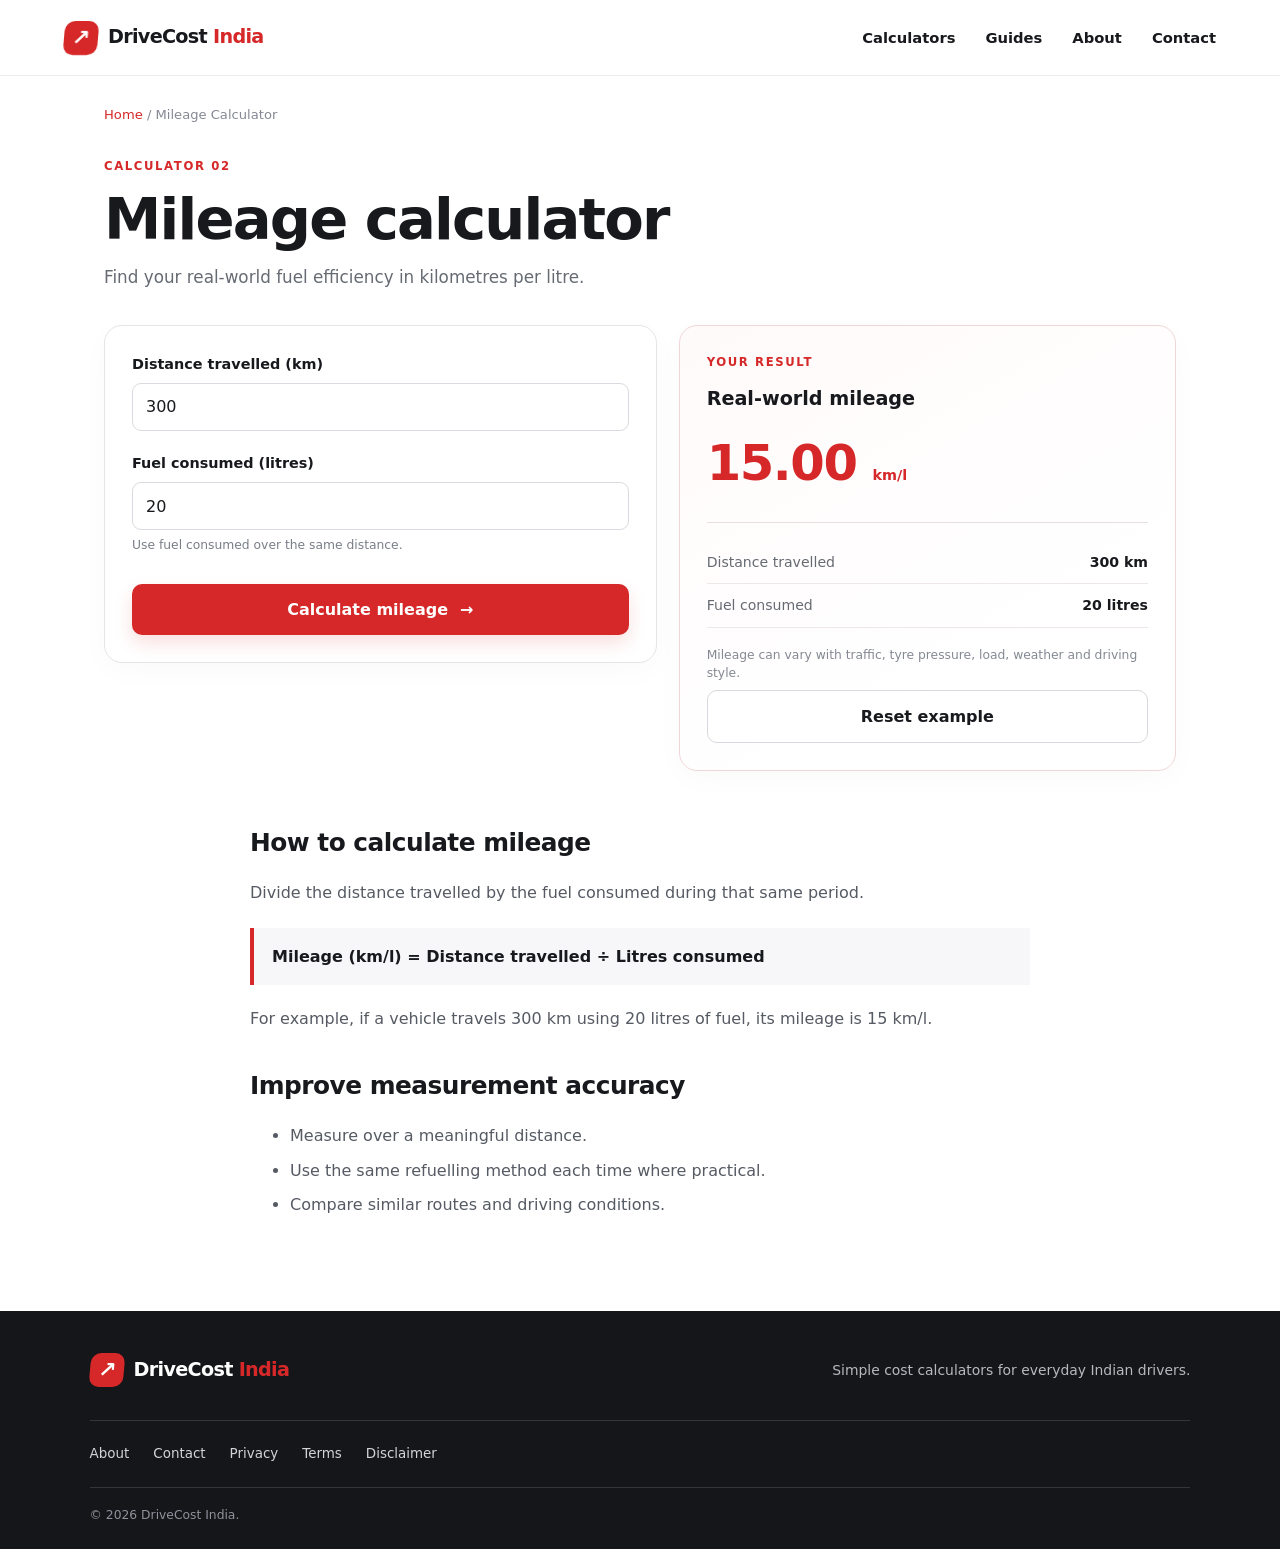
<file: mileage.html>
<!doctype html>
<html lang="en-IN"><head><meta charset="utf-8"><meta name="viewport" content="width=device-width, initial-scale=1"><title>Mileage Calculator km/l | DriveCost India</title><meta name="description" content="Calculate your car or bike's real-world mileage in km per litre from distance travelled and fuel used."><link rel="stylesheet" href="styles.css"></head>
<body><header class="site-header"><a class="brand" href="index.html"><span class="brand-icon">↗</span><span>DriveCost <b>India</b></span></a><button class="menu-toggle" aria-label="Toggle navigation" aria-expanded="false">☰</button><nav class="nav"><a href="index.html#tools">Calculators</a><a href="guides.html">Guides</a><a href="about.html">About</a><a href="contact.html">Contact</a></nav></header>
<main class="page-main"><div class="breadcrumbs"><a href="index.html">Home</a> / Mileage Calculator</div><div class="page-title"><p class="eyebrow">CALCULATOR 02</p><h1>Mileage calculator</h1><p>Find your real-world fuel efficiency in kilometres per litre.</p></div><div class="calculator-layout"><form class="calc-card" id="mileage-form"><div class="field"><label for="m-distance">Distance travelled (km)</label><input id="m-distance" type="number" min="0" step="any" value="300" required></div><div class="field"><label for="litres-used">Fuel consumed (litres)</label><input id="litres-used" type="number" min="0.01" step="any" value="20" required><small>Use fuel consumed over the same distance.</small></div><button class="btn btn-primary btn-wide" type="submit">Calculate mileage <span>→</span></button><p class="error" id="mileage-error" role="alert" hidden></p></form><section class="result-card" aria-live="polite"><p class="eyebrow">YOUR RESULT</p><h2>Real-world mileage</h2><div class="big-result" id="mileage-total">15.00 <small>km/l</small></div><div class="result-divider"></div><div class="result-row"><span>Distance travelled</span><b id="mileage-distance">300 km</b></div><div class="result-row"><span>Fuel consumed</span><b id="mileage-litres">20 litres</b></div><p class="fine-print">Mileage can vary with traffic, tyre pressure, load, weather and driving style.</p><button class="btn btn-outline btn-wide" id="mileage-reset" type="button">Reset example</button></section></div><section class="content-prose"><h2>How to calculate mileage</h2><p>Divide the distance travelled by the fuel consumed during that same period.</p><div class="formula-inline">Mileage (km/l) = Distance travelled ÷ Litres consumed</div><p>For example, if a vehicle travels 300 km using 20 litres of fuel, its mileage is 15 km/l.</p><h2>Improve measurement accuracy</h2><ul><li>Measure over a meaningful distance.</li><li>Use the same refuelling method each time where practical.</li><li>Compare similar routes and driving conditions.</li></ul></section></main><footer class="site-footer"><div class="footer-top"><a class="brand brand-footer" href="index.html"><span class="brand-icon">↗</span><span>DriveCost <b>India</b></span></a><p>Simple cost calculators for everyday Indian drivers.</p></div><div class="footer-links"><a href="about.html">About</a><a href="contact.html">Contact</a><a href="privacy.html">Privacy</a><a href="terms.html">Terms</a><a href="disclaimer.html">Disclaimer</a></div><p class="copyright">© <span data-year></span> DriveCost India.</p></footer><script src="script.js"></script><script src="calculators.js"></script></body></html>
</file>
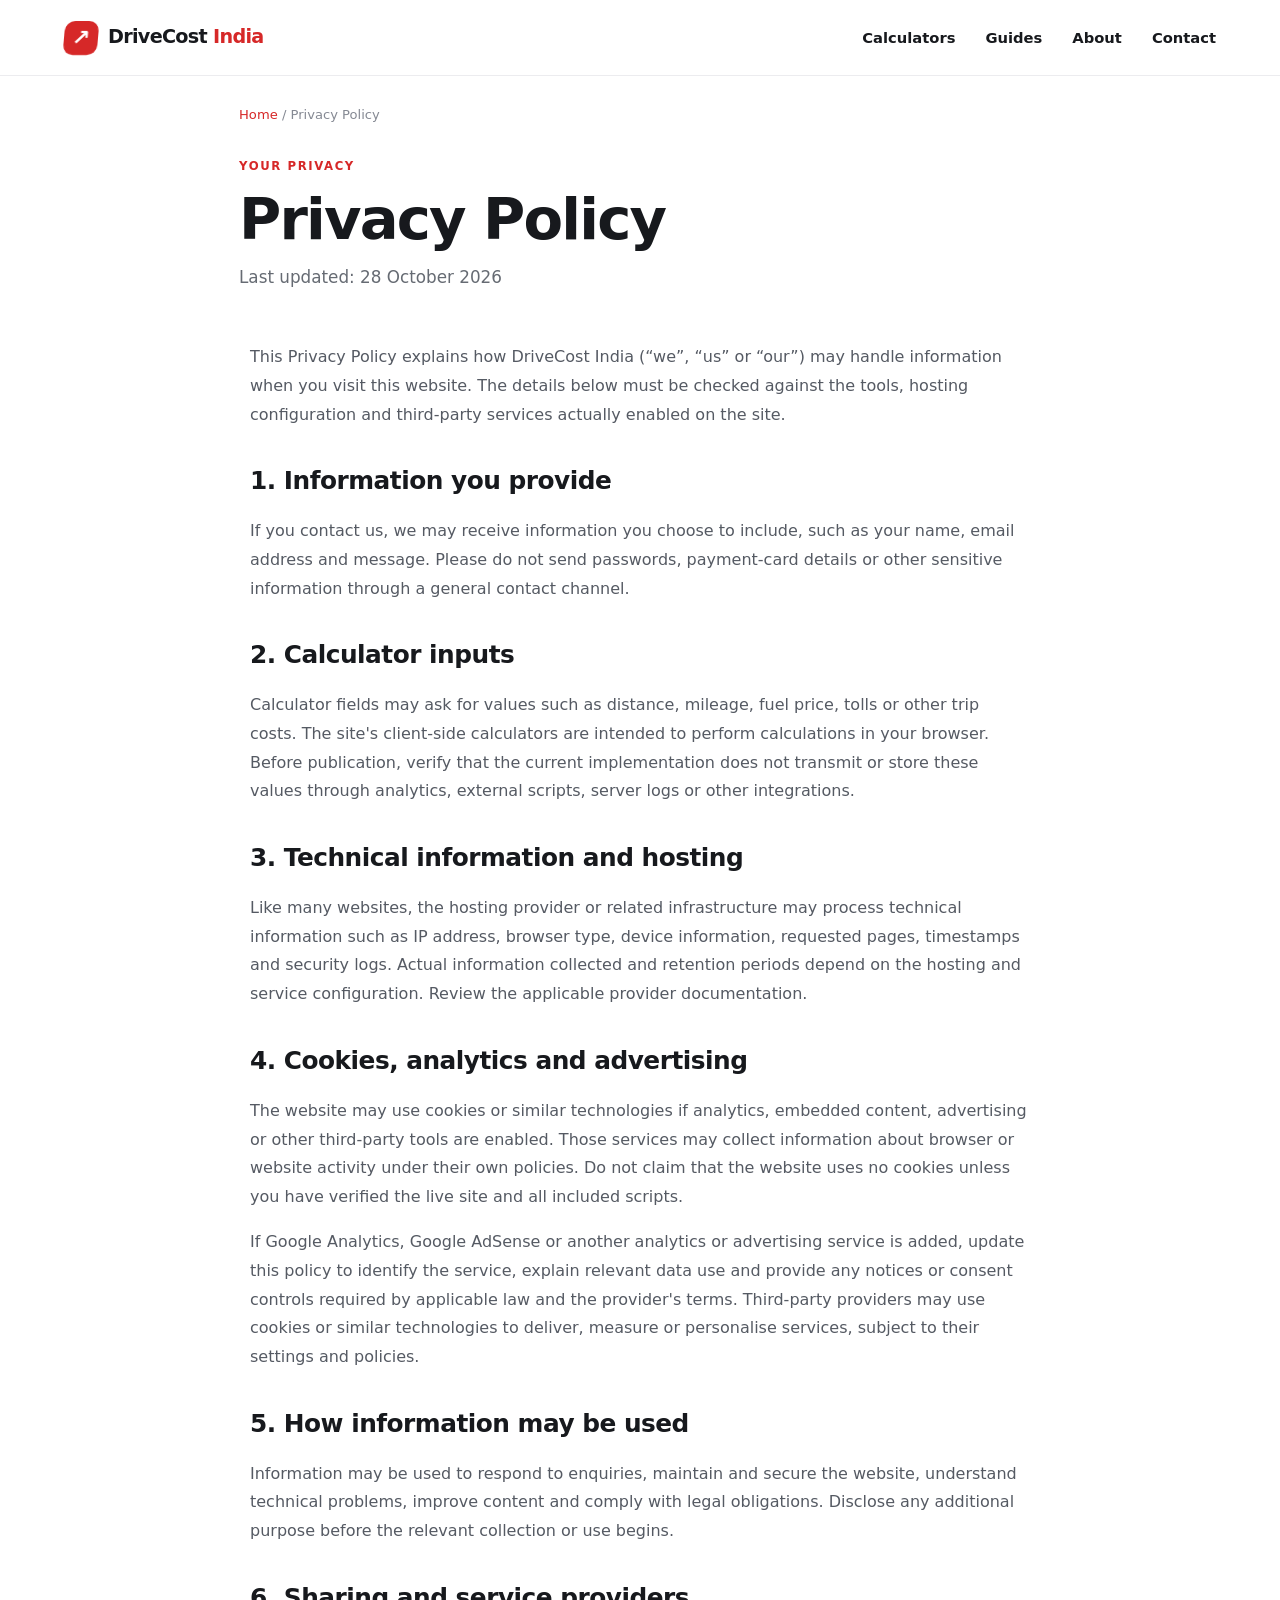
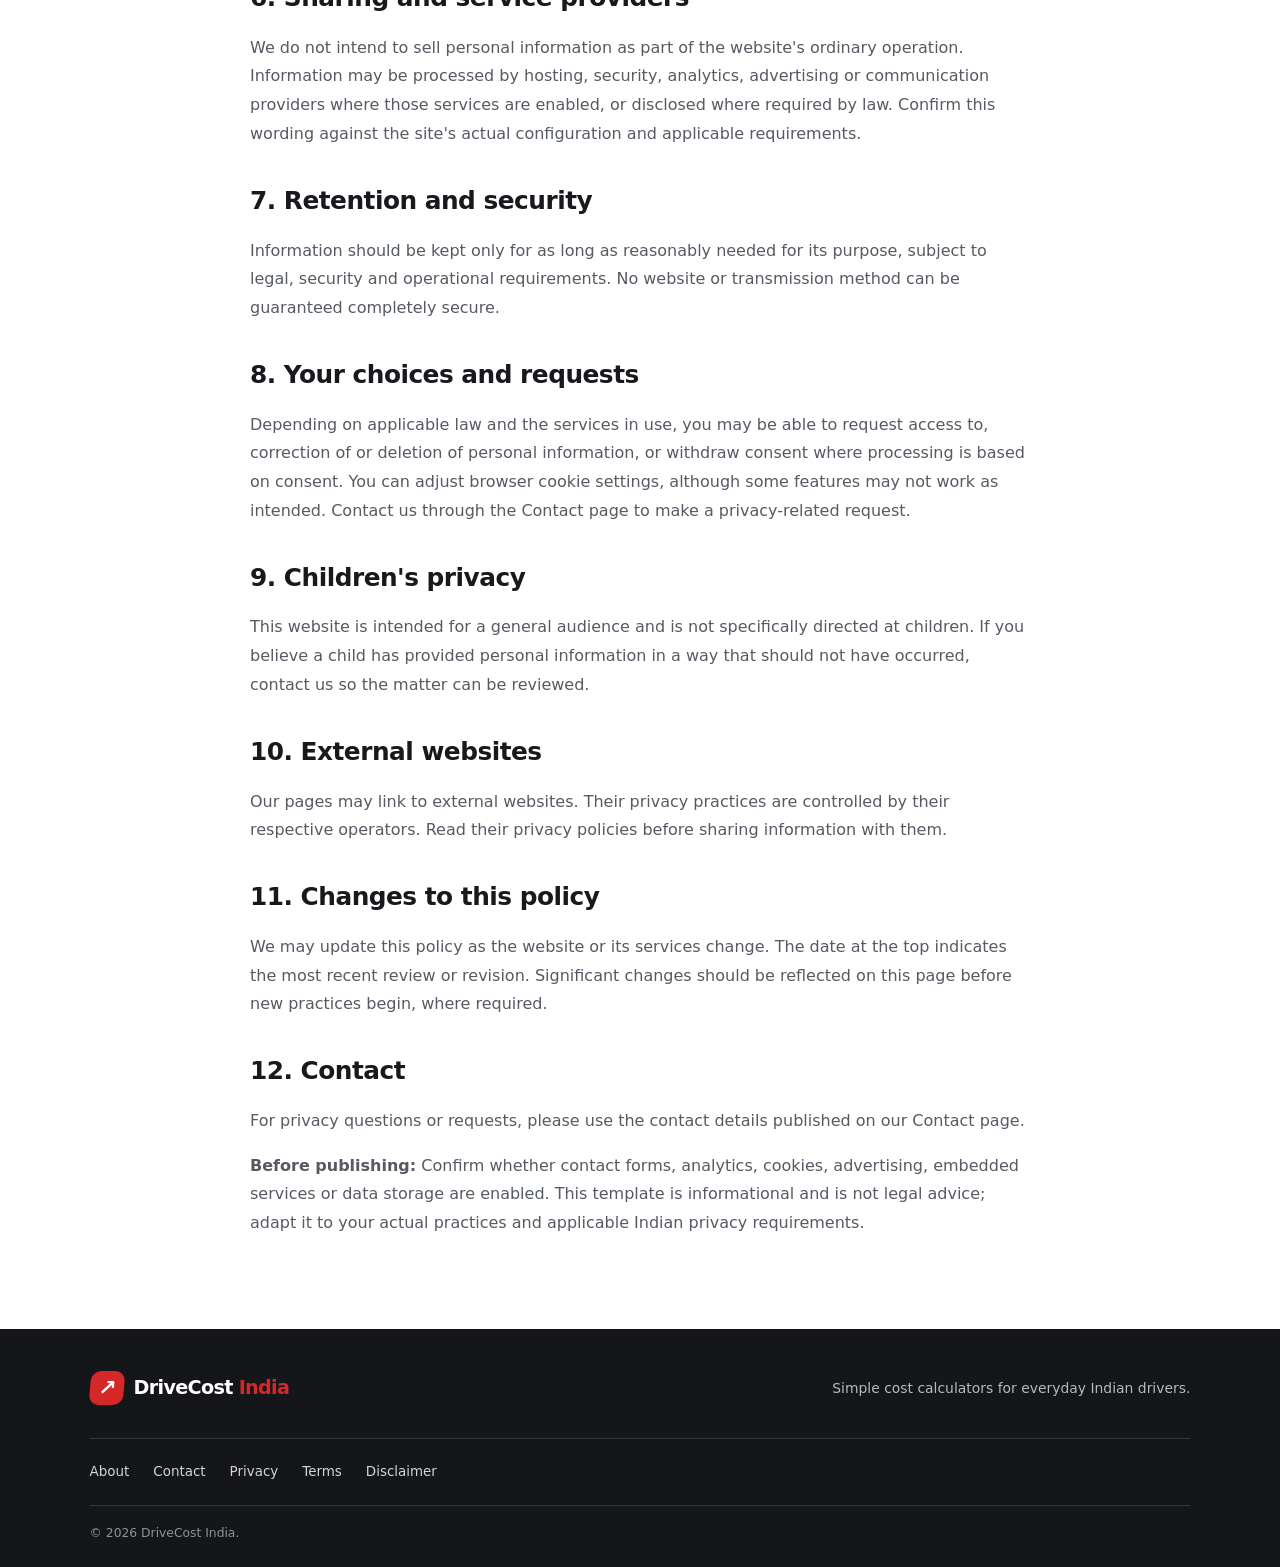
<file: privacy.html>
<!doctype html>
<html lang="en-IN"><head><meta charset="utf-8"><meta name="viewport" content="width=device-width, initial-scale=1"><title>Privacy Policy | DriveCost India</title><meta name="description" content="Learn how DriveCost India may handle information, cookies, analytics and advertising."><link rel="canonical" href="https://madhan63.github.io/drivecost-india/privacy.html"><link rel="stylesheet" href="styles.css"></head>
<body><header class="site-header"><a class="brand" href="index.html"><span class="brand-icon">↗</span><span>DriveCost <b>India</b></span></a><button class="menu-toggle" aria-label="Toggle navigation" aria-expanded="false">☰</button><nav class="nav"><a href="index.html#tools">Calculators</a><a href="guides.html">Guides</a><a href="about.html">About</a><a href="contact.html">Contact</a></nav></header>
<main class="page-main narrow"><div class="breadcrumbs"><a href="index.html">Home</a> / Privacy Policy</div><div class="page-title"><p class="eyebrow">YOUR PRIVACY</p><h1>Privacy Policy</h1><p>Last updated: 28 October 2026</p></div><section class="content-prose">
<p>This Privacy Policy explains how DriveCost India (“we”, “us” or “our”) may handle information when you visit this website. The details below must be checked against the tools, hosting configuration and third-party services actually enabled on the site.</p>
<h2>1. Information you provide</h2><p>If you contact us, we may receive information you choose to include, such as your name, email address and message. Please do not send passwords, payment-card details or other sensitive information through a general contact channel.</p>
<h2>2. Calculator inputs</h2><p>Calculator fields may ask for values such as distance, mileage, fuel price, tolls or other trip costs. The site's client-side calculators are intended to perform calculations in your browser. Before publication, verify that the current implementation does not transmit or store these values through analytics, external scripts, server logs or other integrations.</p>
<h2>3. Technical information and hosting</h2><p>Like many websites, the hosting provider or related infrastructure may process technical information such as IP address, browser type, device information, requested pages, timestamps and security logs. Actual information collected and retention periods depend on the hosting and service configuration. Review the applicable provider documentation.</p>
<h2>4. Cookies, analytics and advertising</h2><p>The website may use cookies or similar technologies if analytics, embedded content, advertising or other third-party tools are enabled. Those services may collect information about browser or website activity under their own policies. Do not claim that the website uses no cookies unless you have verified the live site and all included scripts.</p><p>If Google Analytics, Google AdSense or another analytics or advertising service is added, update this policy to identify the service, explain relevant data use and provide any notices or consent controls required by applicable law and the provider's terms. Third-party providers may use cookies or similar technologies to deliver, measure or personalise services, subject to their settings and policies.</p>
<h2>5. How information may be used</h2><p>Information may be used to respond to enquiries, maintain and secure the website, understand technical problems, improve content and comply with legal obligations. Disclose any additional purpose before the relevant collection or use begins.</p>
<h2>6. Sharing and service providers</h2><p>We do not intend to sell personal information as part of the website's ordinary operation. Information may be processed by hosting, security, analytics, advertising or communication providers where those services are enabled, or disclosed where required by law. Confirm this wording against the site's actual configuration and applicable requirements.</p>
<h2>7. Retention and security</h2><p>Information should be kept only for as long as reasonably needed for its purpose, subject to legal, security and operational requirements. No website or transmission method can be guaranteed completely secure.</p>
<h2>8. Your choices and requests</h2><p>Depending on applicable law and the services in use, you may be able to request access to, correction of or deletion of personal information, or withdraw consent where processing is based on consent. You can adjust browser cookie settings, although some features may not work as intended. Contact us through the <a href="contact.html">Contact page</a> to make a privacy-related request.</p>
<h2>9. Children's privacy</h2><p>This website is intended for a general audience and is not specifically directed at children. If you believe a child has provided personal information in a way that should not have occurred, contact us so the matter can be reviewed.</p>
<h2>10. External websites</h2><p>Our pages may link to external websites. Their privacy practices are controlled by their respective operators. Read their privacy policies before sharing information with them.</p>
<h2>11. Changes to this policy</h2><p>We may update this policy as the website or its services change. The date at the top indicates the most recent review or revision. Significant changes should be reflected on this page before new practices begin, where required.</p>
<h2>12. Contact</h2><p>For privacy questions or requests, please use the contact details published on our <a href="contact.html">Contact page</a>.</p>
<p><strong>Before publishing:</strong> Confirm whether contact forms, analytics, cookies, advertising, embedded services or data storage are enabled. This template is informational and is not legal advice; adapt it to your actual practices and applicable Indian privacy requirements.</p>
</section></main>
<footer class="site-footer"><div class="footer-top"><a class="brand brand-footer" href="index.html"><span class="brand-icon">↗</span><span>DriveCost <b>India</b></span></a><p>Simple cost calculators for everyday Indian drivers.</p></div><div class="footer-links"><a href="about.html">About</a><a href="contact.html">Contact</a><a href="privacy.html">Privacy</a><a href="terms.html">Terms</a><a href="disclaimer.html">Disclaimer</a></div><p class="copyright">© <span data-year></span> DriveCost India.</p></footer><script src="script.js"></script></body></html>
</file>
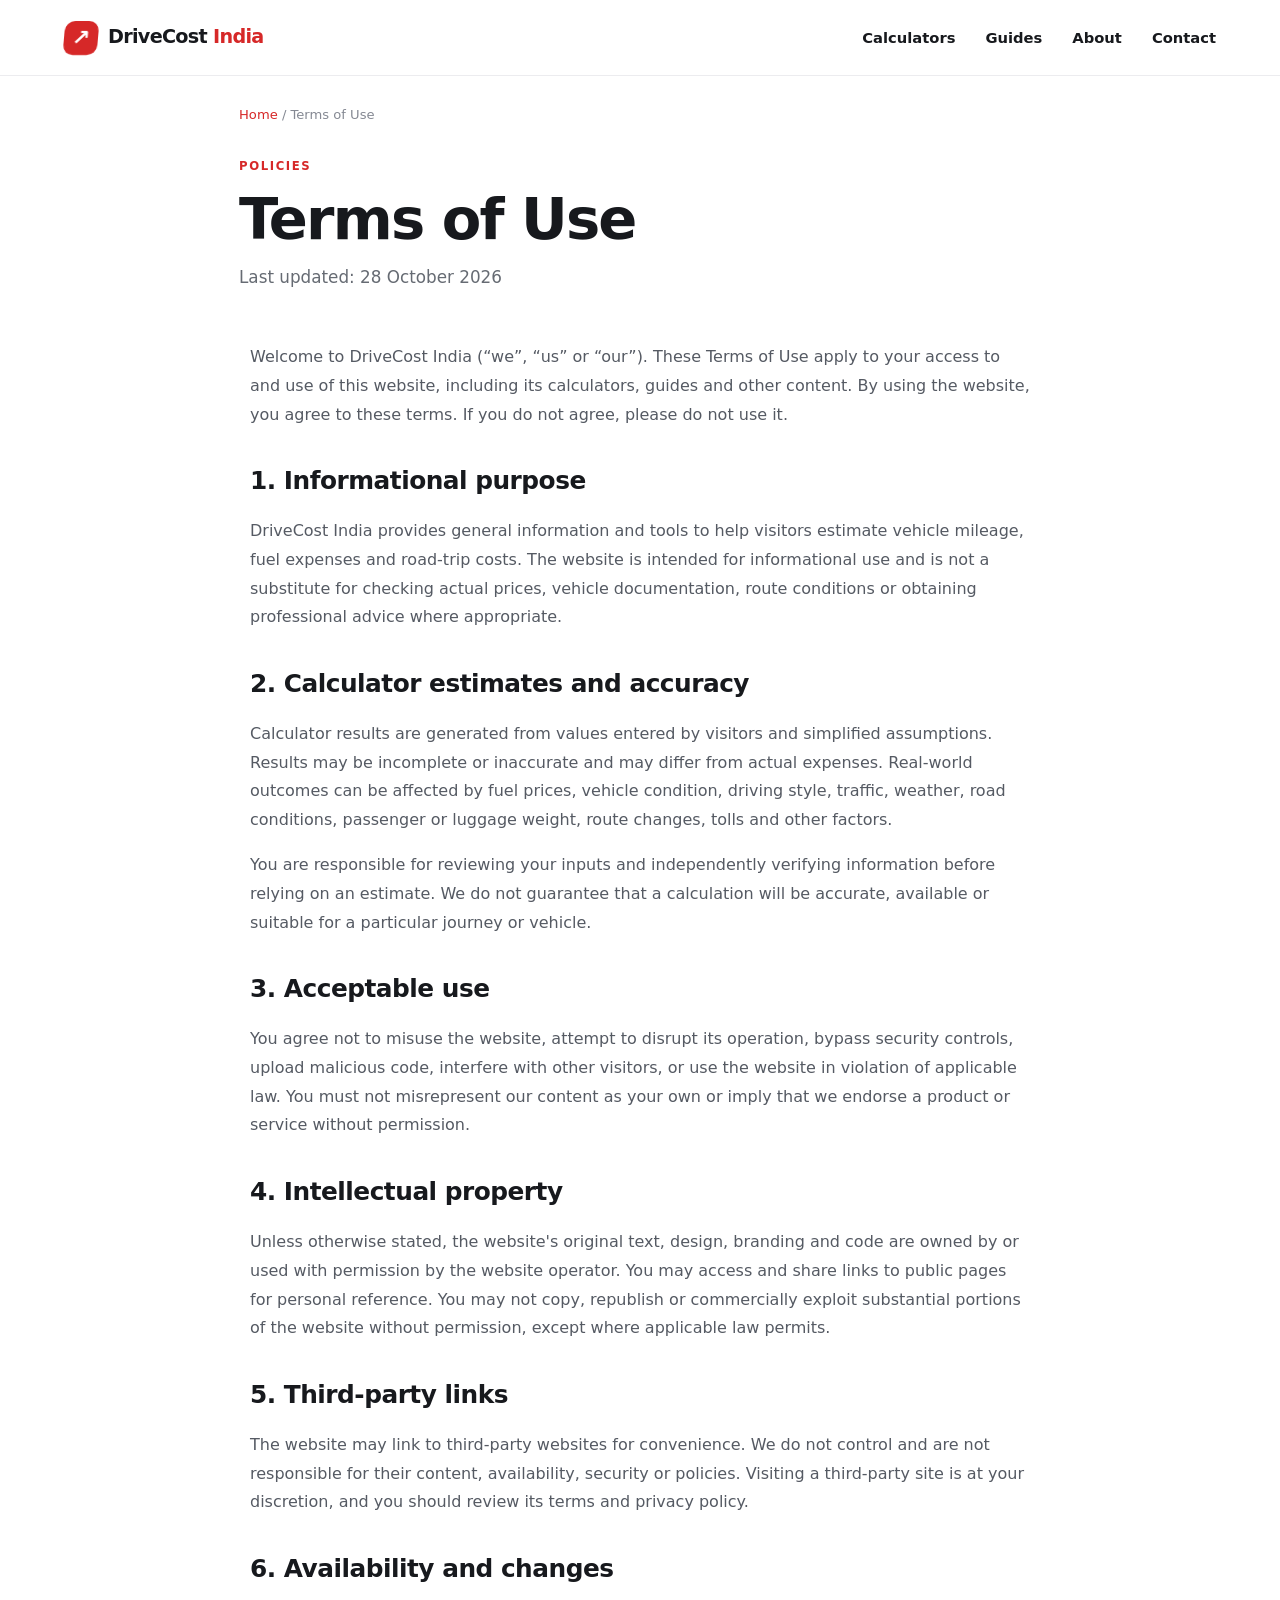
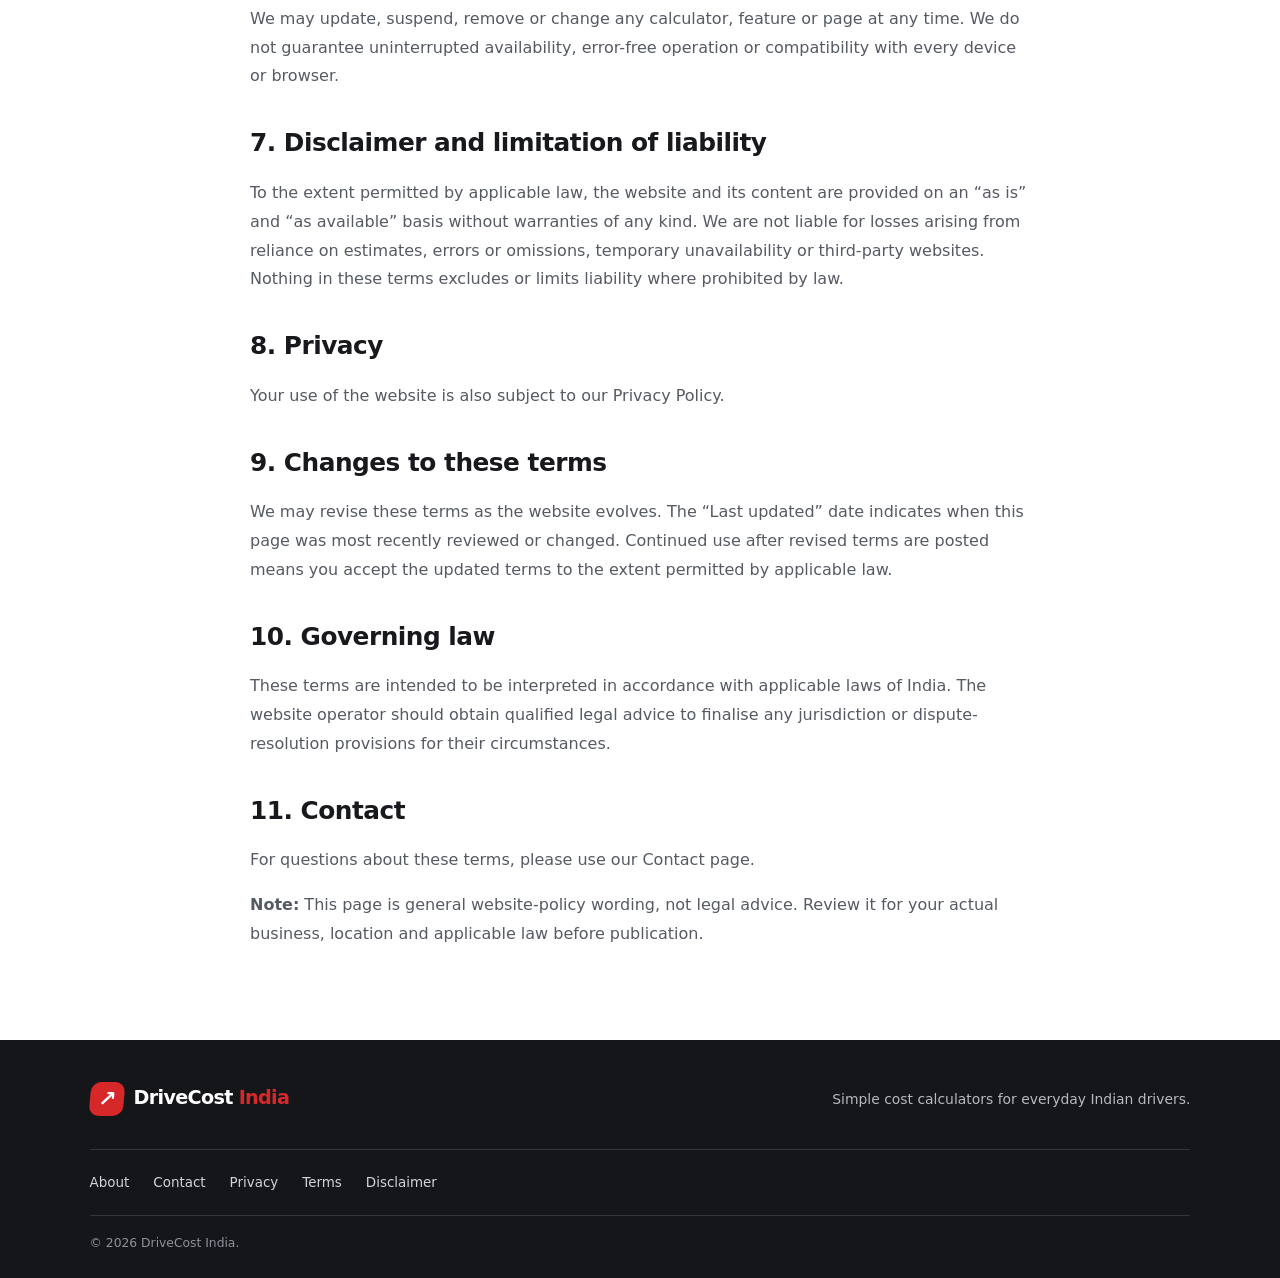
<file: terms.html>
<!doctype html>
<html lang="en-IN"><head><meta charset="utf-8"><meta name="viewport" content="width=device-width, initial-scale=1"><title>Terms of Use | DriveCost India</title><meta name="description" content="Terms for using DriveCost India's fuel cost, mileage and road-trip calculators."><link rel="canonical" href="https://madhan63.github.io/drivecost-india/terms.html"><link rel="stylesheet" href="styles.css"></head>
<body><header class="site-header"><a class="brand" href="index.html"><span class="brand-icon">↗</span><span>DriveCost <b>India</b></span></a><button class="menu-toggle" aria-label="Toggle navigation" aria-expanded="false">☰</button><nav class="nav"><a href="index.html#tools">Calculators</a><a href="guides.html">Guides</a><a href="about.html">About</a><a href="contact.html">Contact</a></nav></header>
<main class="page-main narrow"><div class="breadcrumbs"><a href="index.html">Home</a> / Terms of Use</div><div class="page-title"><p class="eyebrow">POLICIES</p><h1>Terms of Use</h1><p>Last updated: 28 October 2026</p></div><section class="content-prose">
<p>Welcome to DriveCost India (“we”, “us” or “our”). These Terms of Use apply to your access to and use of this website, including its calculators, guides and other content. By using the website, you agree to these terms. If you do not agree, please do not use it.</p>
<h2>1. Informational purpose</h2><p>DriveCost India provides general information and tools to help visitors estimate vehicle mileage, fuel expenses and road-trip costs. The website is intended for informational use and is not a substitute for checking actual prices, vehicle documentation, route conditions or obtaining professional advice where appropriate.</p>
<h2>2. Calculator estimates and accuracy</h2><p>Calculator results are generated from values entered by visitors and simplified assumptions. Results may be incomplete or inaccurate and may differ from actual expenses. Real-world outcomes can be affected by fuel prices, vehicle condition, driving style, traffic, weather, road conditions, passenger or luggage weight, route changes, tolls and other factors.</p><p>You are responsible for reviewing your inputs and independently verifying information before relying on an estimate. We do not guarantee that a calculation will be accurate, available or suitable for a particular journey or vehicle.</p>
<h2>3. Acceptable use</h2><p>You agree not to misuse the website, attempt to disrupt its operation, bypass security controls, upload malicious code, interfere with other visitors, or use the website in violation of applicable law. You must not misrepresent our content as your own or imply that we endorse a product or service without permission.</p>
<h2>4. Intellectual property</h2><p>Unless otherwise stated, the website's original text, design, branding and code are owned by or used with permission by the website operator. You may access and share links to public pages for personal reference. You may not copy, republish or commercially exploit substantial portions of the website without permission, except where applicable law permits.</p>
<h2>5. Third-party links</h2><p>The website may link to third-party websites for convenience. We do not control and are not responsible for their content, availability, security or policies. Visiting a third-party site is at your discretion, and you should review its terms and privacy policy.</p>
<h2>6. Availability and changes</h2><p>We may update, suspend, remove or change any calculator, feature or page at any time. We do not guarantee uninterrupted availability, error-free operation or compatibility with every device or browser.</p>
<h2>7. Disclaimer and limitation of liability</h2><p>To the extent permitted by applicable law, the website and its content are provided on an “as is” and “as available” basis without warranties of any kind. We are not liable for losses arising from reliance on estimates, errors or omissions, temporary unavailability or third-party websites. Nothing in these terms excludes or limits liability where prohibited by law.</p>
<h2>8. Privacy</h2><p>Your use of the website is also subject to our <a href="privacy.html">Privacy Policy</a>.</p>
<h2>9. Changes to these terms</h2><p>We may revise these terms as the website evolves. The “Last updated” date indicates when this page was most recently reviewed or changed. Continued use after revised terms are posted means you accept the updated terms to the extent permitted by applicable law.</p>
<h2>10. Governing law</h2><p>These terms are intended to be interpreted in accordance with applicable laws of India. The website operator should obtain qualified legal advice to finalise any jurisdiction or dispute-resolution provisions for their circumstances.</p>
<h2>11. Contact</h2><p>For questions about these terms, please use our <a href="contact.html">Contact page</a>.</p>
<p><strong>Note:</strong> This page is general website-policy wording, not legal advice. Review it for your actual business, location and applicable law before publication.</p>
</section></main>
<footer class="site-footer"><div class="footer-top"><a class="brand brand-footer" href="index.html"><span class="brand-icon">↗</span><span>DriveCost <b>India</b></span></a><p>Simple cost calculators for everyday Indian drivers.</p></div><div class="footer-links"><a href="about.html">About</a><a href="contact.html">Contact</a><a href="privacy.html">Privacy</a><a href="terms.html">Terms</a><a href="disclaimer.html">Disclaimer</a></div><p class="copyright">© <span data-year></span> DriveCost India.</p></footer><script src="script.js"></script></body></html>
</file>
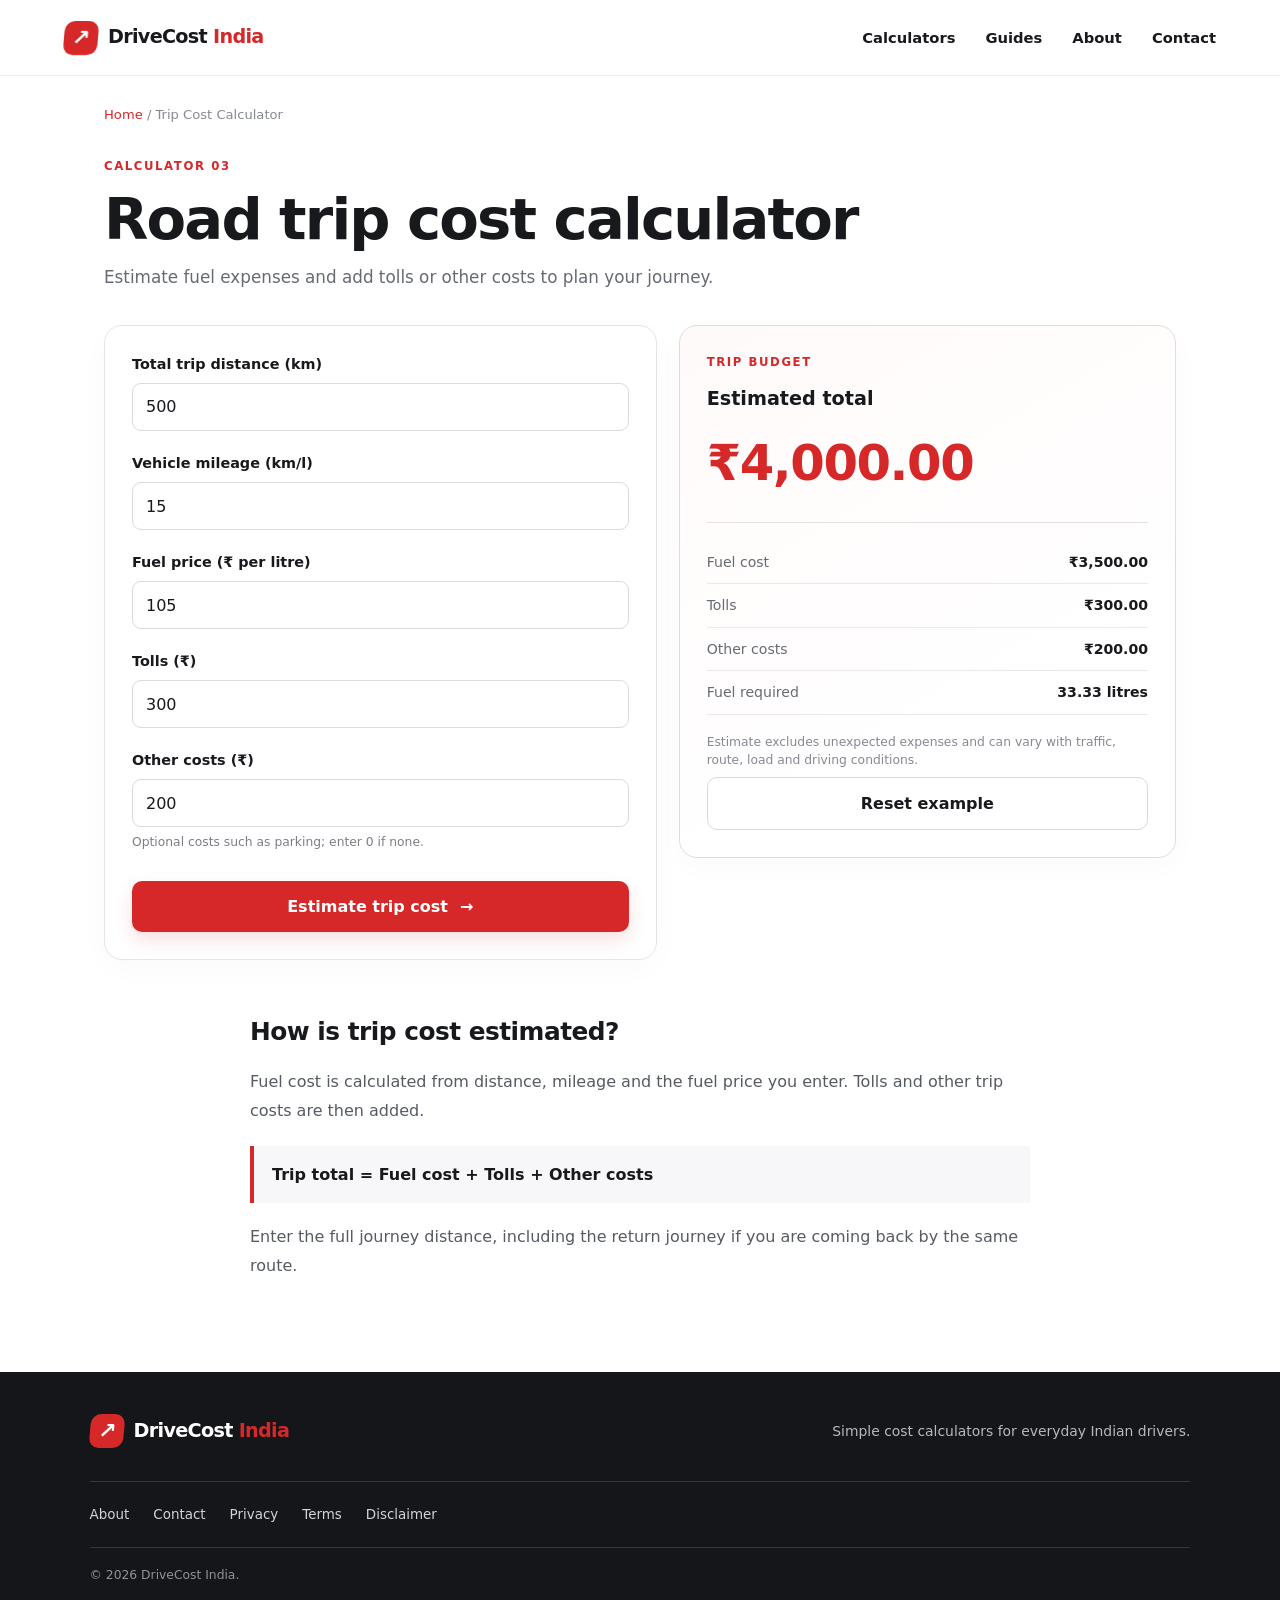
<file: trip-cost.html>
<!doctype html>
<html lang="en-IN"><head><meta charset="utf-8"><meta name="viewport" content="width=device-width, initial-scale=1"><title>Road Trip Cost Calculator India | DriveCost India</title><meta name="description" content="Plan road-trip fuel expenses in India. Estimate fuel cost and add tolls, parking and other trip expenses."><link rel="stylesheet" href="styles.css"></head>
<body><header class="site-header"><a class="brand" href="index.html"><span class="brand-icon">↗</span><span>DriveCost <b>India</b></span></a><button class="menu-toggle" aria-label="Toggle navigation" aria-expanded="false">☰</button><nav class="nav"><a href="index.html#tools">Calculators</a><a href="guides.html">Guides</a><a href="about.html">About</a><a href="contact.html">Contact</a></nav></header>
<main class="page-main"><div class="breadcrumbs"><a href="index.html">Home</a> / Trip Cost Calculator</div><div class="page-title"><p class="eyebrow">CALCULATOR 03</p><h1>Road trip cost calculator</h1><p>Estimate fuel expenses and add tolls or other costs to plan your journey.</p></div><div class="calculator-layout"><form class="calc-card" id="trip-form"><div class="field"><label for="trip-distance">Total trip distance (km)</label><input id="trip-distance" type="number" min="0" step="any" value="500" required></div><div class="field"><label for="trip-mileage">Vehicle mileage (km/l)</label><input id="trip-mileage" type="number" min="0.1" step="any" value="15" required></div><div class="field"><label for="trip-price">Fuel price (₹ per litre)</label><input id="trip-price" type="number" min="0" step="any" value="105" required></div><div class="field"><label for="tolls">Tolls (₹)</label><input id="tolls" type="number" min="0" step="any" value="300" required></div><div class="field"><label for="other-costs">Other costs (₹)</label><input id="other-costs" type="number" min="0" step="any" value="200" required><small>Optional costs such as parking; enter 0 if none.</small></div><button class="btn btn-primary btn-wide" type="submit">Estimate trip cost <span>→</span></button><p class="error" id="trip-error" role="alert" hidden></p></form><section class="result-card" aria-live="polite"><p class="eyebrow">TRIP BUDGET</p><h2>Estimated total</h2><div class="big-result" id="trip-total">₹4,000.00</div><div class="result-divider"></div><div class="result-row"><span>Fuel cost</span><b id="trip-fuel">₹3,500.00</b></div><div class="result-row"><span>Tolls</span><b id="trip-tolls">₹300.00</b></div><div class="result-row"><span>Other costs</span><b id="trip-other">₹200.00</b></div><div class="result-row"><span>Fuel required</span><b id="trip-litres">33.33 litres</b></div><p class="fine-print">Estimate excludes unexpected expenses and can vary with traffic, route, load and driving conditions.</p><button class="btn btn-outline btn-wide" id="trip-reset" type="button">Reset example</button></section></div><section class="content-prose"><h2>How is trip cost estimated?</h2><p>Fuel cost is calculated from distance, mileage and the fuel price you enter. Tolls and other trip costs are then added.</p><div class="formula-inline">Trip total = Fuel cost + Tolls + Other costs</div><p>Enter the full journey distance, including the return journey if you are coming back by the same route.</p></section></main><footer class="site-footer"><div class="footer-top"><a class="brand brand-footer" href="index.html"><span class="brand-icon">↗</span><span>DriveCost <b>India</b></span></a><p>Simple cost calculators for everyday Indian drivers.</p></div><div class="footer-links"><a href="about.html">About</a><a href="contact.html">Contact</a><a href="privacy.html">Privacy</a><a href="terms.html">Terms</a><a href="disclaimer.html">Disclaimer</a></div><p class="copyright">© <span data-year></span> DriveCost India.</p></footer><script src="script.js"></script><script src="calculators.js"></script></body></html>
</file>
<file: styles.css>
:root{--red:#d62828;--red-dark:#b51f26;--ink:#17191d;--muted:#666b73;--line:#e4e5e8;--soft:#f5f6f8;--white:#fff;--radius:18px;--shadow:0 14px 38px rgba(23,25,29,.07)}*{box-sizing:border-box}html{scroll-behavior:smooth;scroll-padding-top:90px}body{margin:0;background:#fff;color:var(--ink);font-family:Inter,ui-sans-serif,system-ui,-apple-system,BlinkMacSystemFont,"Segoe UI",sans-serif;line-height:1.6}a{color:inherit;text-decoration:none}button,input{font:inherit}.site-header{height:76px;display:flex;align-items:center;justify-content:space-between;padding:0 max(5vw,20px);border-bottom:1px solid #ececef;background:rgba(255,255,255,.94);position:sticky;top:0;z-index:20;backdrop-filter:blur(12px)}.brand{display:inline-flex;align-items:center;gap:10px;font-weight:850;letter-spacing:-.7px;font-size:1.2rem}.brand b{color:var(--red)}.brand-icon{width:34px;height:34px;display:grid;place-items:center;background:var(--red);color:#fff;border-radius:10px;font-weight:900;font-size:1.35rem;transform:skew(-5deg)}.nav{display:flex;gap:30px;align-items:center;font-size:.92rem;font-weight:650}.nav a:hover,.footer-links a:hover{color:var(--red)}.menu-toggle{display:none;border:1px solid var(--line);background:white;border-radius:9px;padding:8px 11px}.hero{padding:74px max(7vw,22px) 68px;display:grid;grid-template-columns:1.12fr .88fr;gap:6vw;align-items:center;min-height:480px;background:radial-gradient(ellipse at 85% 45%,#fff0f0 0,transparent 44%),linear-gradient(110deg,#fff 50%,#fafafb)}.eyebrow{font-size:.73rem;font-weight:850;letter-spacing:1.6px;color:var(--red);margin:0 0 12px}.dot{display:inline-block;width:7px;height:7px;background:var(--red);border-radius:50%;margin-right:7px;box-shadow:0 0 0 4px #fae5e6}.hero h1{font-size:clamp(2.65rem,5vw,4.8rem);line-height:1.04;letter-spacing:-2.8px;margin:0;max-width:720px}.hero h1 em,.split-section h2 em{color:var(--red);font-style:normal}.hero-text{font-size:1.1rem;color:var(--muted);max-width:570px;margin:22px 0 25px}.hero-actions{display:flex;align-items:center;gap:24px;flex-wrap:wrap}.btn{border:0;display:inline-flex;justify-content:center;align-items:center;gap:12px;border-radius:10px;padding:13px 19px;font-weight:750;cursor:pointer;transition:transform .18s,background .18s,box-shadow .18s}.btn:hover{transform:translateY(-2px)}.btn-primary{background:var(--red);color:#fff;box-shadow:0 8px 18px #d6282826}.btn-primary:hover{background:var(--red-dark)}.btn-dark{background:#17191d;color:#fff}.btn-outline{background:#fff;border:1px solid #d8d9de;color:var(--ink)}.btn-wide{width:100%;margin-top:7px}.text-link{font-weight:700;font-size:.94rem}.text-link:hover{color:var(--red)}.hero-note{margin-top:25px;color:#747982;font-size:.82rem}.check{color:#15834c;font-weight:900;margin-right:6px}.hero-visual{min-height:330px;display:grid;place-items:center;position:relative;overflow:hidden;border-radius:26px;background:linear-gradient(145deg,#202126,#0d0e11);box-shadow:0 25px 65px #15151524}.hero-visual:before{content:"";position:absolute;inset:0;background:repeating-linear-gradient(135deg,transparent 0 28px,#ffffff06 29px 30px)}.speed-ring{width:245px;height:245px;border-radius:50%;border:12px solid #35363c;outline:2px solid #5b2027;position:relative;display:grid;place-items:center;background:conic-gradient(from 225deg,#d62828 0 25%,#383a41 25% 75%,transparent 75%);box-shadow:0 0 0 14px #ffffff04,0 0 50px #d6282820}.speed-inner{width:188px;height:188px;border-radius:50%;background:#17181c;display:flex;flex-direction:column;align-items:center;justify-content:center;border:1px solid #44464c}.speed-label,.speed-caption{font-size:.63rem;letter-spacing:2px;color:#b7bac1;font-weight:800}.speed-number{font-size:4rem;line-height:1.2;color:#fff;font-weight:850}.speed-caption{color:#e13a44}.needle{position:absolute;width:88px;height:4px;background:var(--red);left:50%;top:50%;transform-origin:0 50%;transform:rotate(-38deg);border-radius:4px;box-shadow:0 0 12px #d62828}.tick{position:absolute;width:7px;height:17px;border-radius:4px;background:#e4e4e7;left:50%;top:3px;transform-origin:50% 119px}.t1{transform:rotate(-55deg)}.t2{transform:rotate(-25deg)}.t3{transform:rotate(25deg)}.t4{transform:rotate(55deg)}.road-line{position:absolute;width:110%;height:1px;background:#ffffff1c;bottom:54px;transform:rotate(-8deg)}.visual-caption{position:absolute;bottom:24px;color:#c6c8ce;font-size:.78rem;letter-spacing:.3px}.red-square{display:inline-block;width:7px;height:7px;background:var(--red);margin-right:8px}.trust-strip{display:grid;grid-template-columns:repeat(3,1fr);padding:20px max(7vw,22px);background:#fafafb;border-top:1px solid #eeeef0;border-bottom:1px solid #eeeef0}.trust-strip div{display:flex;justify-content:center;align-items:center;gap:12px;color:#646972;font-size:.88rem}.trust-strip b{color:var(--red);font-size:.75rem;letter-spacing:1px}.section{padding:76px max(7vw,22px)}.section-heading{display:flex;justify-content:space-between;align-items:end;gap:24px;margin-bottom:30px}.section h2,.section-heading h2{font-size:clamp(1.9rem,3vw,2.65rem);line-height:1.15;letter-spacing:-1.2px;margin:0}.section-heading>p{max-width:330px;color:var(--muted);margin:0}.tool-grid{display:grid;grid-template-columns:repeat(3,1fr);gap:18px}.tool-card{padding:26px;border:1px solid var(--line);border-radius:var(--radius);background:#fff;transition:transform .2s,box-shadow .2s,border-color .2s}.tool-card:hover{transform:translateY(-4px);box-shadow:var(--shadow);border-color:#efb4b7}.tool-card.featured{background:linear-gradient(145deg,#fff7f7,#fff 70%);border-color:#f0c5c7}.tool-icon{width:48px;height:48px;display:grid;place-items:center;border-radius:14px;background:#fdebed;color:var(--red);font-size:1.7rem;font-weight:850;margin-bottom:24px}.card-kicker{font-size:.68rem;letter-spacing:1.2px;font-weight:800;color:#8a8d94;margin:0 0 8px}.tool-card h3{font-size:1.3rem;margin:0 0 8px;letter-spacing:-.4px}.tool-card>p:not(.card-kicker){color:var(--muted);font-size:.94rem;min-height:72px}.card-link{display:inline-flex;gap:12px;align-items:center;font-weight:800;font-size:.9rem;color:var(--red);margin-top:12px}.card-link span{transition:transform .2s}.card-link:hover span{transform:translateX(4px)}.split-section{background:#f7f7f9;display:grid;grid-template-columns:1fr 1fr;gap:8vw;align-items:center}.split-section>div:first-child>p:not(.eyebrow){color:var(--muted);max-width:450px;margin:20px 0 24px}.formula-card{background:#fff;border:1px solid #e7e7eb;border-radius:20px;padding:28px;box-shadow:var(--shadow)}.formula-label{font-size:.7rem;font-weight:850;letter-spacing:1.4px;color:var(--muted)}.formula{font-size:1.6rem;font-weight:850;letter-spacing:-.8px;margin:14px 0 23px}.formula span{color:var(--red)}.formula-example{display:grid;grid-template-columns:repeat(3,1fr);gap:10px}.formula-example div{padding:12px 10px;background:#f7f7f9;border-radius:10px}.formula-example small{display:block;color:var(--muted);font-size:.7rem}.formula-example b{display:block;margin-top:4px;font-size:.9rem}.formula-result{display:flex;align-items:center;justify-content:space-between;border-top:1px solid var(--line);margin-top:20px;padding-top:18px;color:var(--muted);font-size:.9rem}.formula-result strong{font-size:1.6rem;color:var(--red)}.fine-print{font-size:.77rem;color:#858993;line-height:1.5;margin:18px 0 0}.guide-callout{display:flex;align-items:center;justify-content:space-between;gap:25px}.guide-callout p:not(.eyebrow){color:var(--muted);margin-bottom:0}.site-footer{background:#15161a;color:#fff;padding:34px max(7vw,22px) 24px}.footer-top{display:flex;align-items:center;justify-content:space-between;gap:20px;padding-bottom:25px;border-bottom:1px solid #35363b}.footer-top p{color:#b7b9c0;font-size:.87rem}.brand-footer{color:#fff}.footer-links{display:flex;gap:24px;flex-wrap:wrap;padding:22px 0;color:#d3d4d8;font-size:.84rem}.copyright{border-top:1px solid #35363b;padding-top:18px;color:#8f929b;font-size:.77rem;margin:0}.page-main{max-width:1120px;margin:0 auto;padding:28px 24px 75px}.narrow{max-width:850px}.breadcrumbs{font-size:.82rem;color:#858993;margin-bottom:32px}.breadcrumbs a{color:var(--red)}.page-title{max-width:760px;margin-bottom:34px}.page-title h1{font-size:clamp(2.25rem,5vw,3.6rem);letter-spacing:-1.8px;line-height:1.1;margin:0 0 13px}.page-title>p:last-child{color:var(--muted);font-size:1.05rem;margin:0}.calculator-layout{display:grid;grid-template-columns:1fr .9fr;gap:22px;align-items:start}.calc-card,.result-card{padding:27px;border:1px solid var(--line);border-radius:18px;background:#fff;box-shadow:0 8px 30px #14141406}.field{margin-bottom:21px}.field label{display:block;font-size:.9rem;font-weight:750;margin-bottom:7px}.field input{width:100%;height:48px;border:1px solid #d9dbe0;border-radius:9px;padding:0 13px;background:#fff;color:var(--ink);outline:none}.field input:focus{border-color:var(--red);box-shadow:0 0 0 3px #d6282816}.field small{display:block;font-size:.77rem;color:#7a7e87;margin-top:6px}.result-card{background:linear-gradient(150deg,#fffafa,#fff 70%);border-color:#f0d6d8}.result-card h2{font-size:1.2rem;margin:0 0 4px}.big-result{font-size:clamp(2.1rem,4vw,3.1rem);font-weight:900;letter-spacing:-1.4px;color:var(--red);margin:10px 0 17px;overflow-wrap:anywhere}.big-result small{font-size:.9rem;letter-spacing:0}.result-divider{height:1px;background:#eadfe0;margin:18px 0}.result-row{display:flex;justify-content:space-between;gap:12px;padding:10px 0;border-bottom:1px solid #eee7e8;font-size:.88rem}.result-row span{color:var(--muted)}.result-row b{text-align:right}.error{color:#b51f26;font-size:.85rem;margin-bottom:0}.content-prose{max-width:780px;margin:52px auto 0}.content-prose h2{font-size:1.55rem;letter-spacing:-.5px;margin:32px 0 10px}.content-prose p,.content-prose li{color:#555a63;line-height:1.8}.content-prose li{margin:6px 0}.formula-inline{background:#f7f7f9;border-left:4px solid var(--red);padding:16px 18px;font-weight:800;margin:20px 0}.article-list{display:grid;grid-template-columns:1fr;gap:18px}.article-card{border:1px solid var(--line);border-radius:16px;padding:25px}.article-card h2{margin:0 0 10px;font-size:1.4rem}.article-card>p:not(.card-kicker){color:var(--muted)}.notice{margin-top:28px;padding:15px 18px;border-radius:10px;background:#fff5e8;color:#735322;font-size:.87rem}.contact-placeholder{background:#f7f7f9;border:1px dashed #d4d6dc;border-radius:10px;padding:16px;overflow-wrap:anywhere}@media(max-width:800px){.hero{grid-template-columns:1fr;padding-top:55px;gap:38px}.hero-visual{min-height:300px}.section-heading{align-items:start;flex-direction:column}.tool-grid{grid-template-columns:1fr}.tool-card>p:not(.card-kicker){min-height:0}.split-section{grid-template-columns:1fr;gap:32px}.calculator-layout{grid-template-columns:1fr}.trust-strip{padding-top:17px;padding-bottom:17px}.trust-strip div{gap:7px;font-size:.75rem}.trust-strip b{font-size:.68rem}.guide-callout{align-items:flex-start;flex-direction:column}}@media(max-width:620px){.site-header{height:66px}.menu-toggle{display:block}.nav{display:none;position:absolute;top:65px;left:0;right:0;background:#fff;border-bottom:1px solid var(--line);padding:18px 22px 22px;flex-direction:column;align-items:flex-start;gap:18px;box-shadow:0 14px 24px #0000000b}.nav.open{display:flex}.hero{padding:45px 22px 48px;min-height:0}.hero h1{font-size:2.8rem;letter-spacing:-1.8px}.hero-text{font-size:1rem}.hero-visual{min-height:270px}.speed-ring{transform:scale(.82)}.trust-strip{padding-left:14px;padding-right:14px}.trust-strip div{flex-direction:column;gap:2px;text-align:center}.section{padding:54px 22px}.formula-card{padding:20px}.formula{font-size:1.35rem}.formula-example{gap:6px}.formula-example div{padding:10px 7px}.formula-example b{font-size:.82rem}.footer-top{align-items:flex-start;flex-direction:column;gap:8px}.footer-links{gap:16px}.page-main{padding:22px 18px 55px}.page-title h1{font-size:2.5rem}.calc-card,.result-card{padding:21px}.big-result{font-size:2.5rem}.article-card{padding:20px}}@media(prefers-reduced-motion:reduce){*,*::before,*::after{scroll-behavior:auto!important;animation-duration:.01ms!important;animation-iteration-count:1!important;transition-duration:.01ms!important}}
</file>
